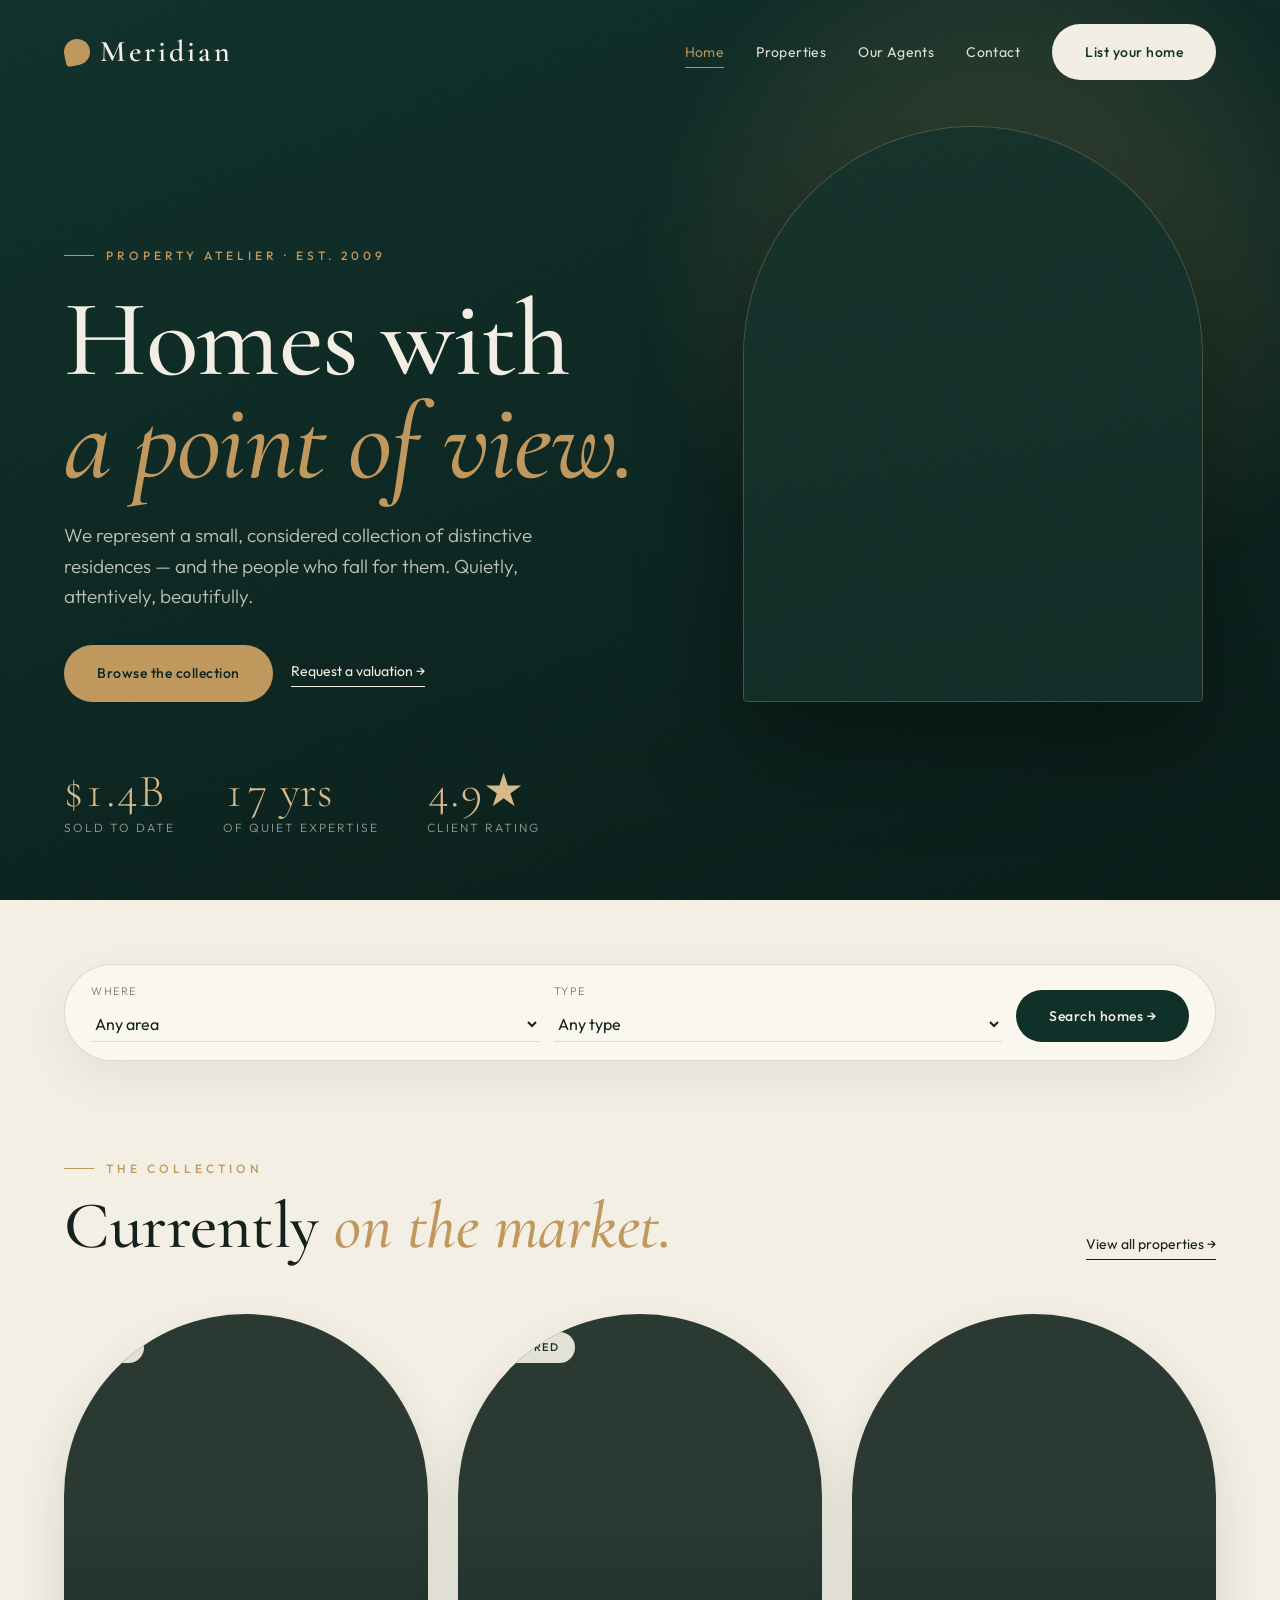
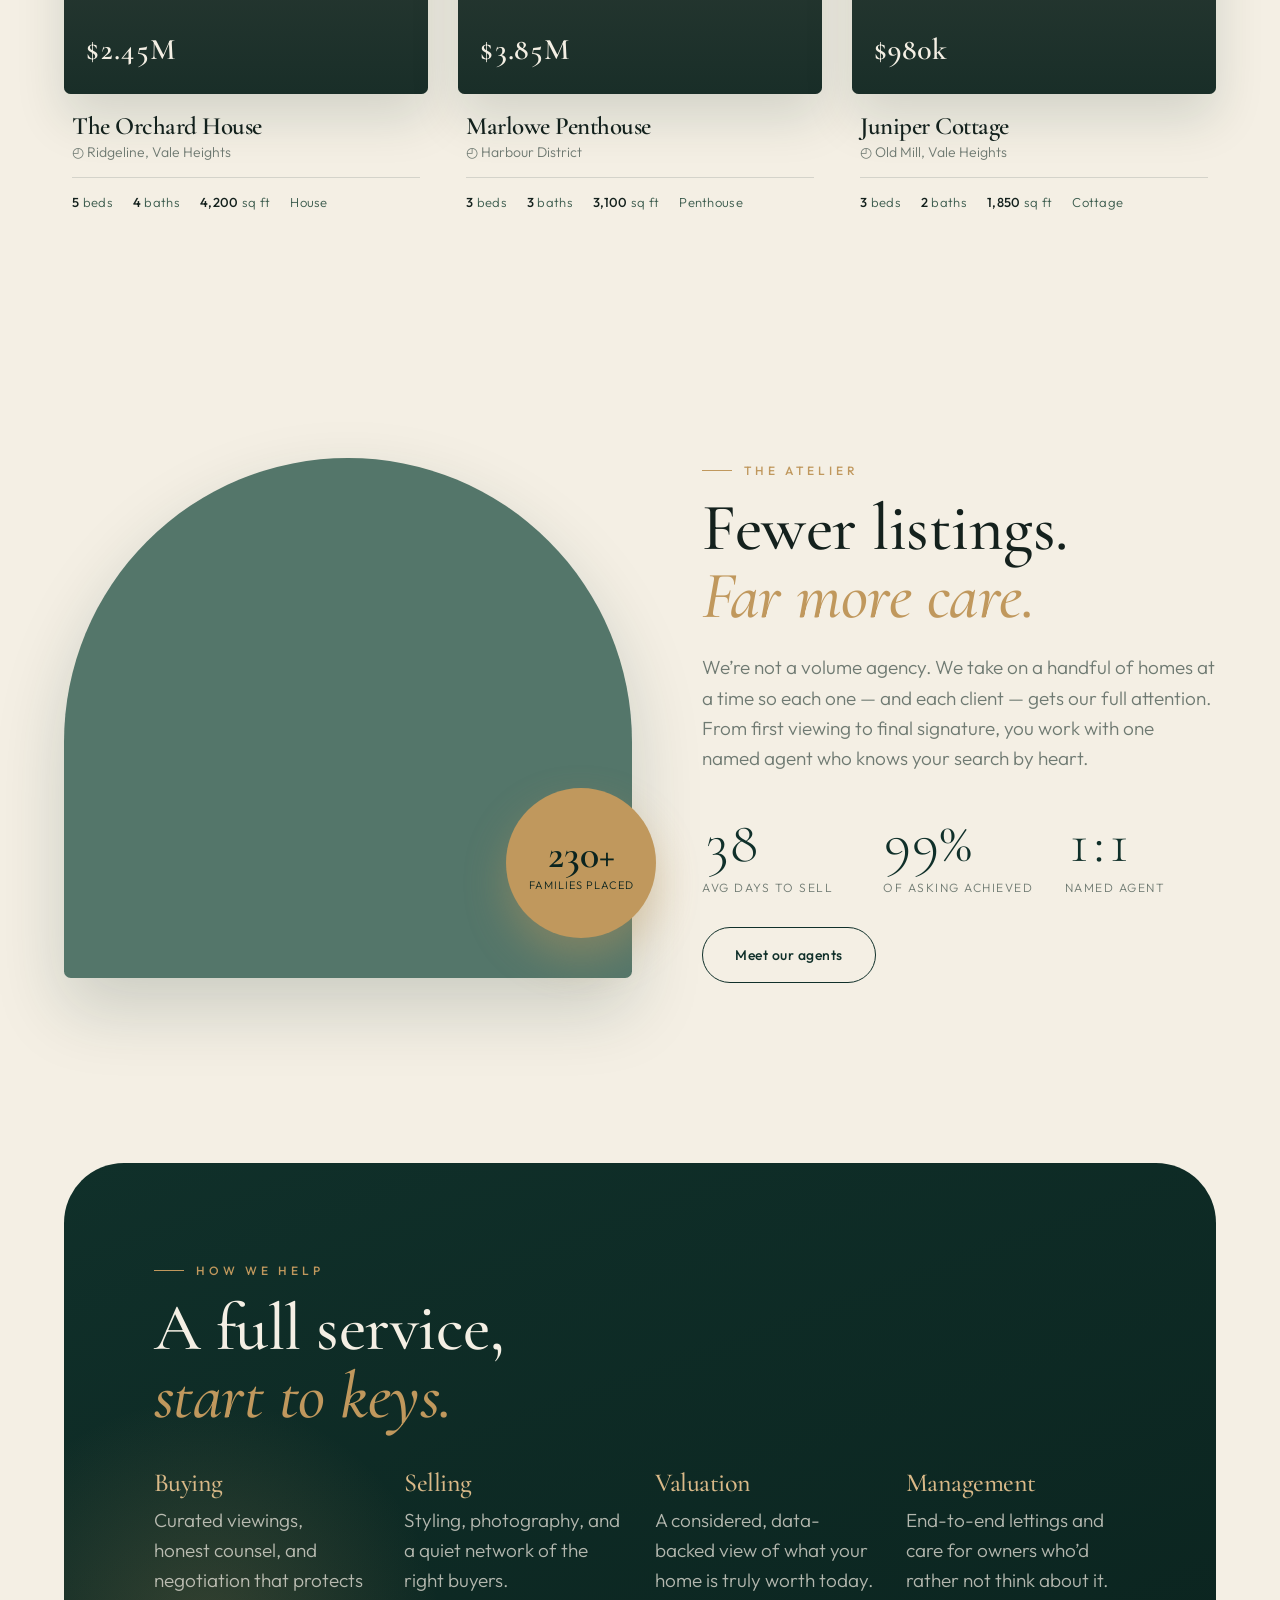
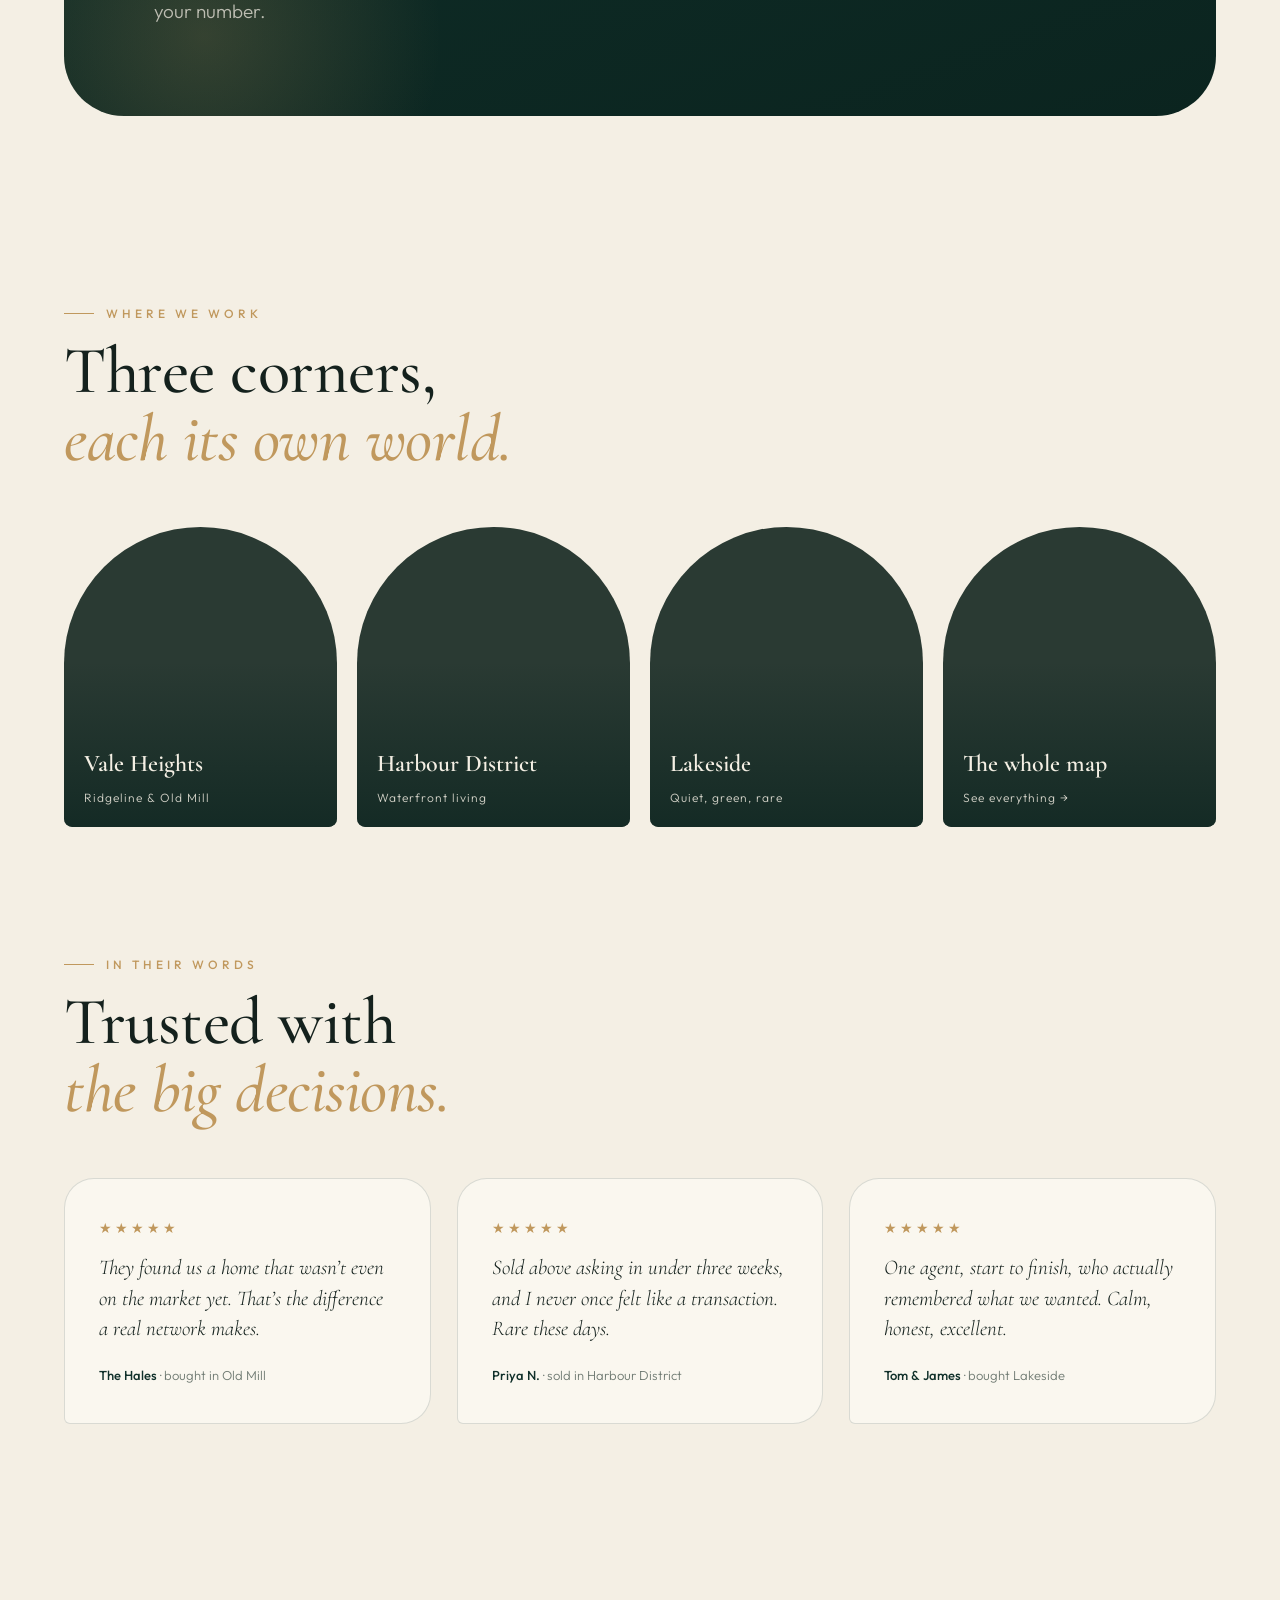
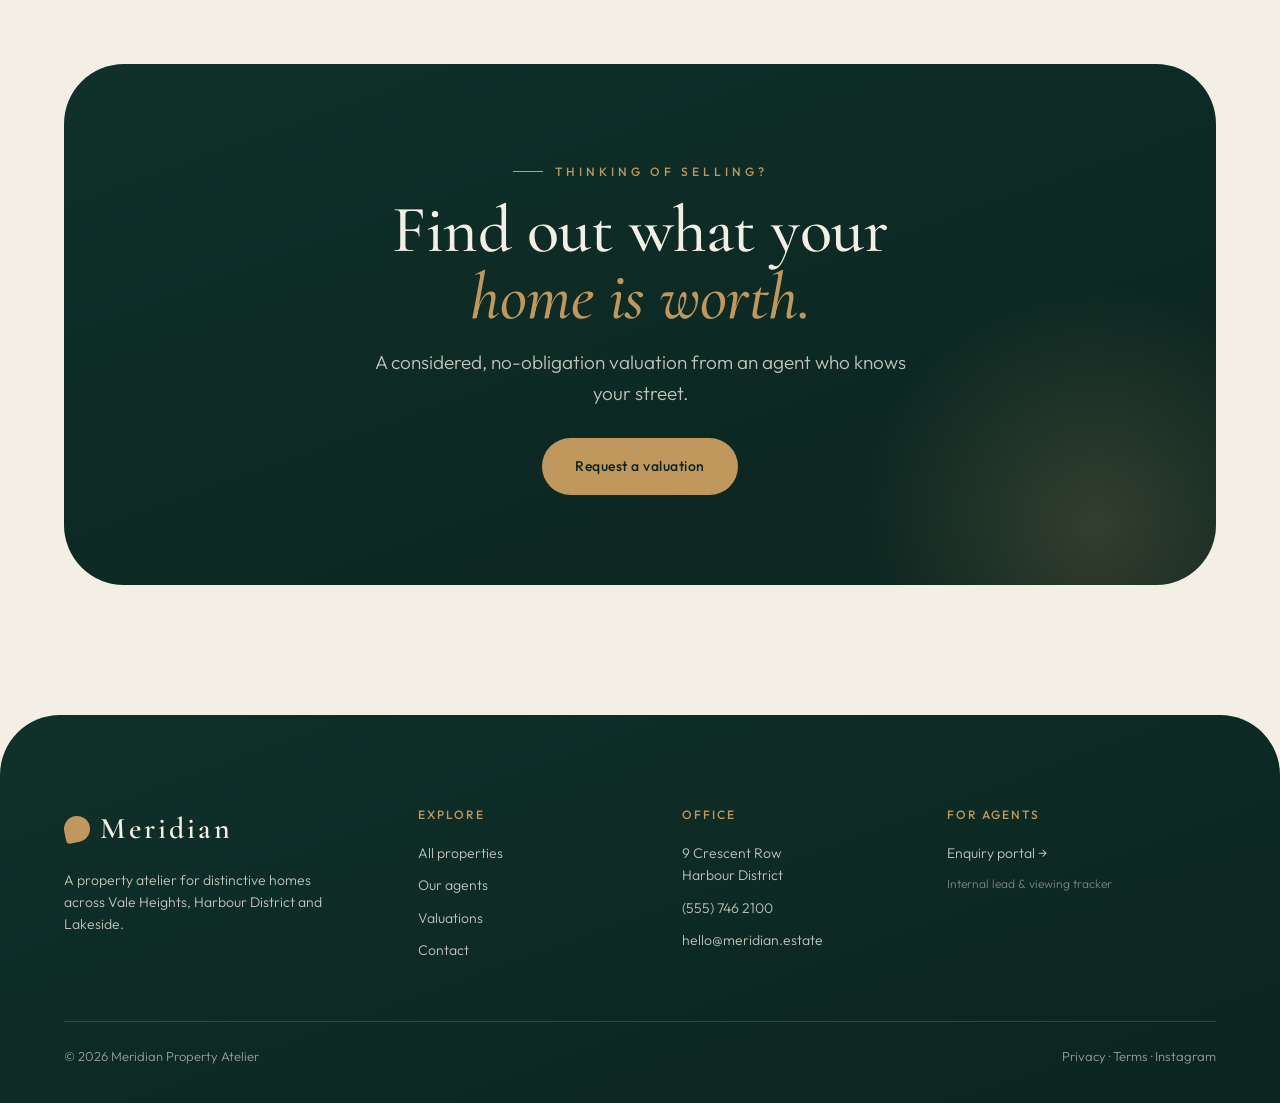
<file: index.html>
<!DOCTYPE html>
<html lang="en">
<head>
<meta charset="UTF-8">
<meta name="viewport" content="width=device-width, initial-scale=1.0">
<meta name="description" content="Meridian — a property atelier for distinctive homes. Buy, sell, and let exceptional residences across Vale Heights, Harbour District and Lakeside.">
<meta name="theme-color" content="#10302a">
<link rel="canonical" href="https://meridian.estate/">
<title>Meridian — Property Atelier</title>
<meta property="og:type" content="website">
<meta property="og:title" content="Meridian — Property Atelier">
<meta property="og:description" content="A property atelier for distinctive homes. Buy, sell, and let exceptional residences.">
<meta property="og:image" content="https://meridian.estate/og.jpg">
<meta name="twitter:card" content="summary_large_image">
<link rel="icon" href="data:image/svg+xml,%3Csvg xmlns='http://www.w3.org/2000/svg' viewBox='0 0 100 100'%3E%3Crect width='100' height='100' rx='22' fill='%2310302a'/%3E%3Ccircle cx='50' cy='44' r='22' fill='none' stroke='%23c0985d' stroke-width='5'/%3E%3Crect x='46' y='44' width='8' height='34' fill='%23c0985d'/%3E%3C/svg%3E">
<script type="application/ld+json">
{"@context":"https://schema.org","@type":"RealEstateAgent","name":"Meridian Property Atelier","image":"https://meridian.estate/og.jpg","description":"A property atelier for distinctive homes.","telephone":"+1-555-painted","email":"hello@meridian.estate","url":"https://meridian.estate/","areaServed":["Vale Heights","Harbour District","Lakeside"],"aggregateRating":{"@type":"AggregateRating","ratingValue":"4.9","reviewCount":"230"}}
</script>
<link rel="preconnect" href="https://d8j0ntlcm91z4.cloudfront.net" crossorigin>
<link rel="stylesheet" href="assets/styles.css">
</head>
<body>
<nav id="nav">
  <a href="index.html" class="brand"><span class="mk"></span>Meridian</a>
  <button class="burger" id="burger" aria-label="Menu"><span></span><span></span><span></span></button>
  <div class="navlinks" id="navlinks">
    <a href="index.html" class="active">Home</a>
    <a href="listings.html">Properties</a>
    <a href="agents.html">Our Agents</a>
    <a href="contact.html">Contact</a>
    <a href="contact.html#valuation" class="btn btn-light">List your home</a>
  </div>
</nav>

<!-- HERO -->
<header class="hero">
  <div class="glow"></div>
  <div class="archwin"></div>
  <div class="hero-content">
    <span class="eyebrow">Property Atelier · Est. 2009</span>
    <h1 class="display" style="margin-top:22px">Homes with<br><em>a point of view.</em></h1>
    <p class="lead">We represent a small, considered collection of distinctive residences — and the people who fall for them. Quietly, attentively, beautifully.</p>
    <div class="hero-cta">
      <a href="listings.html" class="btn btn-gold">Browse the collection</a>
      <a href="contact.html#valuation" class="text-link" style="color:var(--bone)">Request a valuation →</a>
    </div>
  </div>
  <div class="hero-meta">
    <div class="m"><div class="n">$1.4B</div><div class="l">Sold to date</div></div>
    <div class="m"><div class="n">17 yrs</div><div class="l">Of quiet expertise</div></div>
    <div class="m"><div class="n">4.9★</div><div class="l">Client rating</div></div>
  </div>
</header>

<!-- SEARCH STRIP -->
<section class="sec" style="padding:64px 0 0">
  <div class="wrap reveal">
    <div class="filterbar" style="border-radius:60px">
      <div class="fld"><label for="hsLoc">Where</label>
        <select id="hsLoc"><option value="any">Any area</option><option>Vale Heights</option><option>Harbour District</option><option>Lakeside</option></select></div>
      <div class="fld"><label for="hsType">Type</label>
        <select id="hsType"><option value="any">Any type</option><option>House</option><option>Penthouse</option><option>Villa</option><option>Cottage</option><option>Apartment</option></select></div>
      <button class="btn btn-fill" onclick="homeSearch()">Search homes →</button>
    </div>
  </div>
</section>

<!-- FEATURED -->
<section class="sec" style="padding-top:90px">
  <div class="wrap">
    <div class="sec-head reveal">
      <div><span class="eyebrow">The Collection</span><h2 class="h2" style="margin-top:14px">Currently <em>on the market.</em></h2></div>
      <a href="listings.html" class="text-link">View all properties →</a>
    </div>
    <div class="props" id="featuredProps"></div>
  </div>
</section>

<!-- ABOUT -->
<section class="sec">
  <div class="wrap about">
    <div class="imgwrap reveal">
      <div class="arch-img"></div>
      <div class="badge"><span><span class="b">230+</span><small>Families placed</small></span></div>
    </div>
    <div class="reveal">
      <span class="eyebrow">The Atelier</span>
      <h2 class="h2" style="margin:14px 0 22px">Fewer listings.<br><em>Far more care.</em></h2>
      <p class="lead" style="max-width:none">We’re not a volume agency. We take on a handful of homes at a time so each one — and each client — gets our full attention. From first viewing to final signature, you work with one named agent who knows your search by heart.</p>
      <div class="stats">
        <div class="stat"><div class="n">38</div><div class="l">Avg days to sell</div></div>
        <div class="stat"><div class="n">99%</div><div class="l">Of asking achieved</div></div>
        <div class="stat"><div class="n">1:1</div><div class="l">Named agent</div></div>
      </div>
      <a href="agents.html" class="btn btn-ghost" style="margin-top:30px">Meet our agents</a>
    </div>
  </div>
</section>

<!-- SERVICES BAND -->
<section class="sec" style="padding:60px 0">
  <div class="band reveal">
    <div class="glow"></div>
    <div style="position:relative;z-index:3">
      <span class="eyebrow">How we help</span>
      <h2 class="h2" style="margin:14px 0 10px">A full service,<br><em>start to keys.</em></h2>
      <div class="props" style="grid-template-columns:repeat(auto-fit,minmax(220px,1fr));gap:30px;margin-top:40px">
        <div><h3 class="serif" style="font-size:26px;color:var(--champagne-lt)">Buying</h3><p class="lead" style="color:rgba(244,239,228,.72);margin-top:8px">Curated viewings, honest counsel, and negotiation that protects your number.</p></div>
        <div><h3 class="serif" style="font-size:26px;color:var(--champagne-lt)">Selling</h3><p class="lead" style="color:rgba(244,239,228,.72);margin-top:8px">Styling, photography, and a quiet network of the right buyers.</p></div>
        <div><h3 class="serif" style="font-size:26px;color:var(--champagne-lt)">Valuation</h3><p class="lead" style="color:rgba(244,239,228,.72);margin-top:8px">A considered, data-backed view of what your home is truly worth today.</p></div>
        <div><h3 class="serif" style="font-size:26px;color:var(--champagne-lt)">Management</h3><p class="lead" style="color:rgba(244,239,228,.72);margin-top:8px">End-to-end lettings and care for owners who’d rather not think about it.</p></div>
      </div>
    </div>
  </div>
</section>

<!-- NEIGHBOURHOODS -->
<section class="sec">
  <div class="wrap">
    <div class="sec-head reveal"><div><span class="eyebrow">Where we work</span><h2 class="h2" style="margin-top:14px">Three corners,<br><em>each its own world.</em></h2></div></div>
    <div class="hoods reveal">
      <a class="hood" href="listings.html?loc=Vale+Heights"><div class="img img-1"></div><div class="cap"><h4>Vale Heights</h4><span>Ridgeline &amp; Old Mill</span></div></a>
      <a class="hood" href="listings.html?loc=Harbour+District"><div class="img img-3"></div><div class="cap"><h4>Harbour District</h4><span>Waterfront living</span></div></a>
      <a class="hood" href="listings.html?loc=Lakeside"><div class="img img-5"></div><div class="cap"><h4>Lakeside</h4><span>Quiet, green, rare</span></div></a>
      <a class="hood" href="listings.html"><div class="img img-6"></div><div class="cap"><h4>The whole map</h4><span>See everything →</span></div></a>
    </div>
  </div>
</section>

<!-- TESTIMONIALS -->
<section class="sec" style="padding-top:0">
  <div class="wrap">
    <div class="sec-head reveal"><div><span class="eyebrow">In their words</span><h2 class="h2" style="margin-top:14px">Trusted with<br><em>the big decisions.</em></h2></div></div>
    <div class="quotes reveal">
      <div class="quote"><div class="stars">★★★★★</div><p>They found us a home that wasn’t even on the market yet. That’s the difference a real network makes.</p><div class="who"><b>The Hales</b> · bought in Old Mill</div></div>
      <div class="quote"><div class="stars">★★★★★</div><p>Sold above asking in under three weeks, and I never once felt like a transaction. Rare these days.</p><div class="who"><b>Priya N.</b> · sold in Harbour District</div></div>
      <div class="quote"><div class="stars">★★★★★</div><p>One agent, start to finish, who actually remembered what we wanted. Calm, honest, excellent.</p><div class="who"><b>Tom &amp; James</b> · bought Lakeside</div></div>
    </div>
  </div>
</section>

<!-- CTA -->
<section class="sec" style="padding-bottom:130px">
  <div class="band reveal" style="text-align:center">
    <div class="glow" style="left:auto;right:-120px;bottom:-180px"></div>
    <div style="position:relative;z-index:3;max-width:640px;margin:0 auto">
      <span class="eyebrow">Thinking of selling?</span>
      <h2 class="h2" style="margin:14px 0 16px">Find out what your<br><em>home is worth.</em></h2>
      <p class="lead" style="color:rgba(244,239,228,.78);margin:0 auto 30px">A considered, no-obligation valuation from an agent who knows your street.</p>
      <a href="contact.html#valuation" class="btn btn-gold">Request a valuation</a>
    </div>
  </div>
</section>

<footer>
  <div class="foot-grid">
    <div class="foot-brand">
      <div class="brand"><span class="mk"></span>Meridian</div>
      <p>A property atelier for distinctive homes across Vale Heights, Harbour District and Lakeside.</p>
    </div>
    <div><h4>Explore</h4><a href="listings.html">All properties</a><a href="agents.html">Our agents</a><a href="contact.html#valuation">Valuations</a><a href="contact.html">Contact</a></div>
    <div><h4>Office</h4><p>9 Crescent Row<br>Harbour District</p><a href="tel:+15557462100">(555) 746 2100</a><a href="mailto:hello@meridian.estate">hello@meridian.estate</a></div>
    <div><h4>For agents</h4><a href="dashboard.html">Enquiry portal →</a><p style="font-size:12px;opacity:.6">Internal lead &amp; viewing tracker</p></div>
  </div>
  <div class="foot-bot">
    <span>© 2026 Meridian Property Atelier</span>
    <span>Privacy · Terms · Instagram</span>
  </div>
</footer>
<script src="assets/app.js"></script>
</body>
</html>
</file>
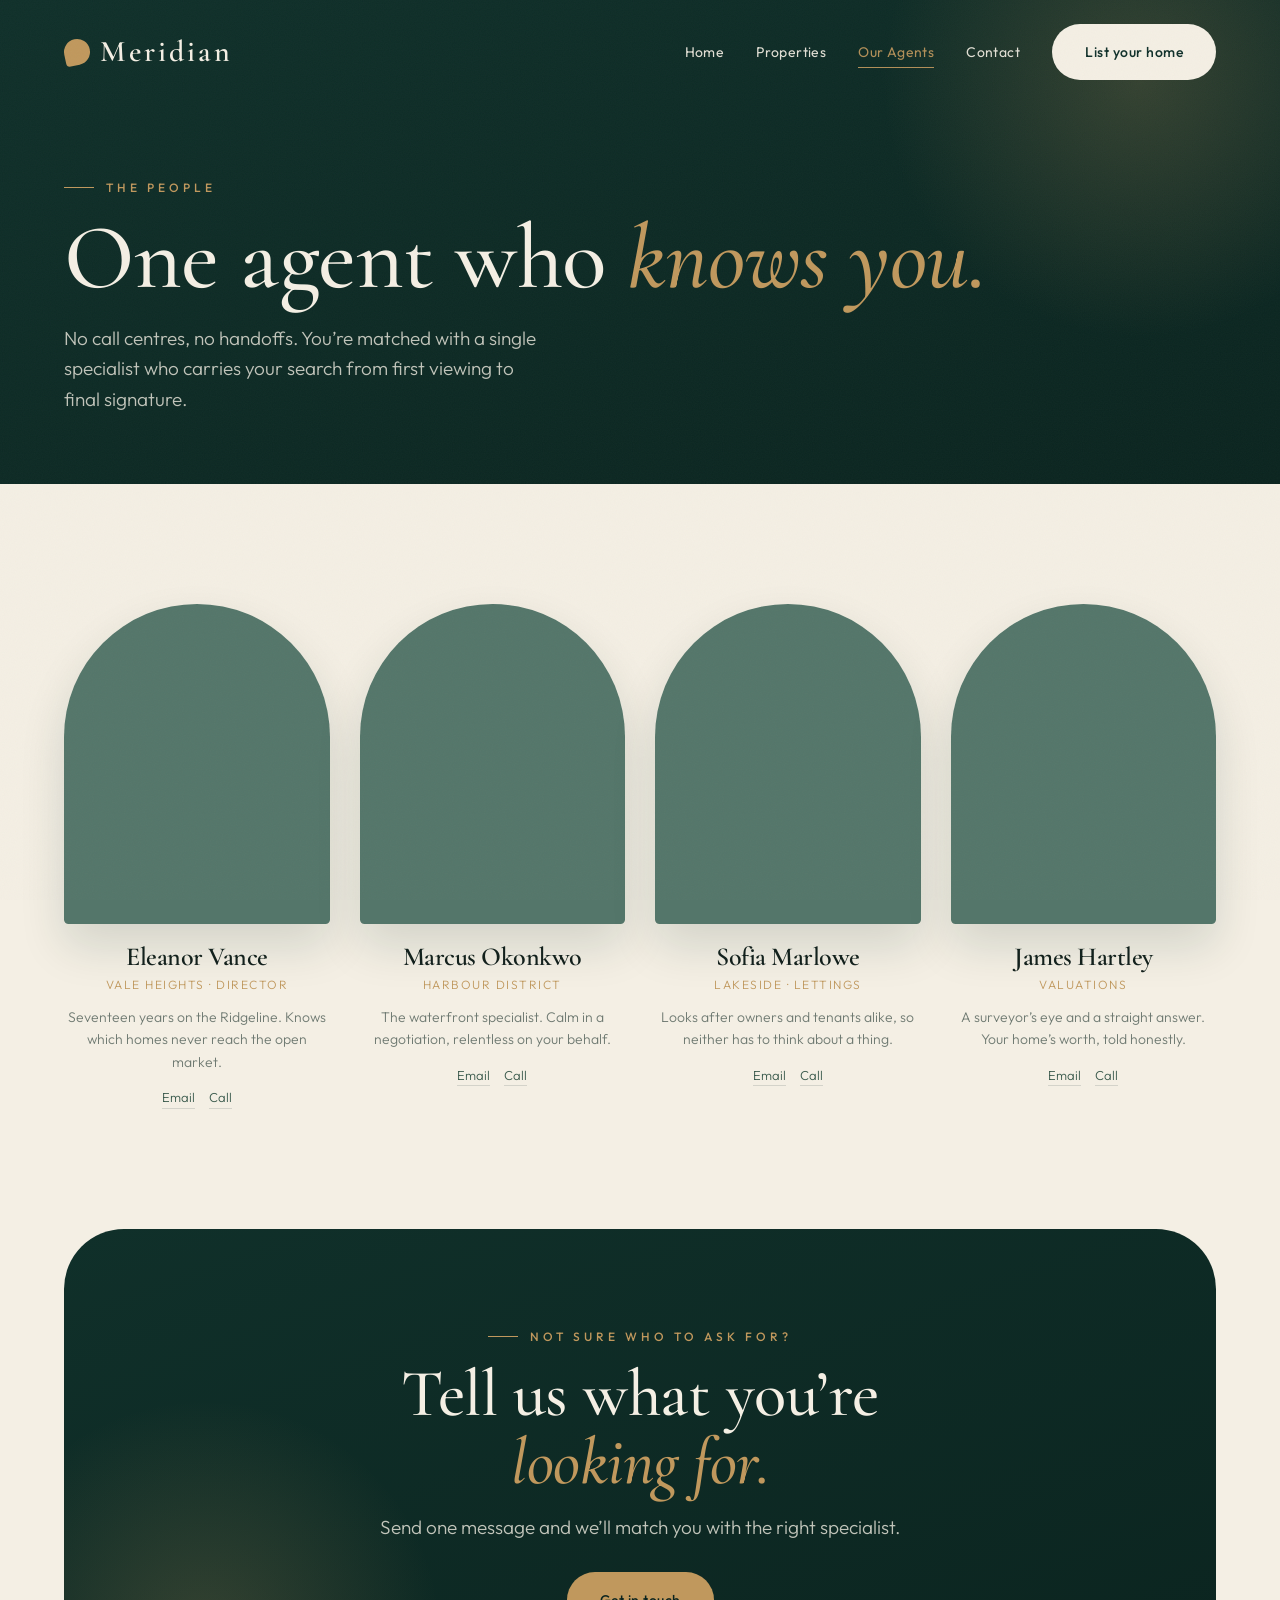
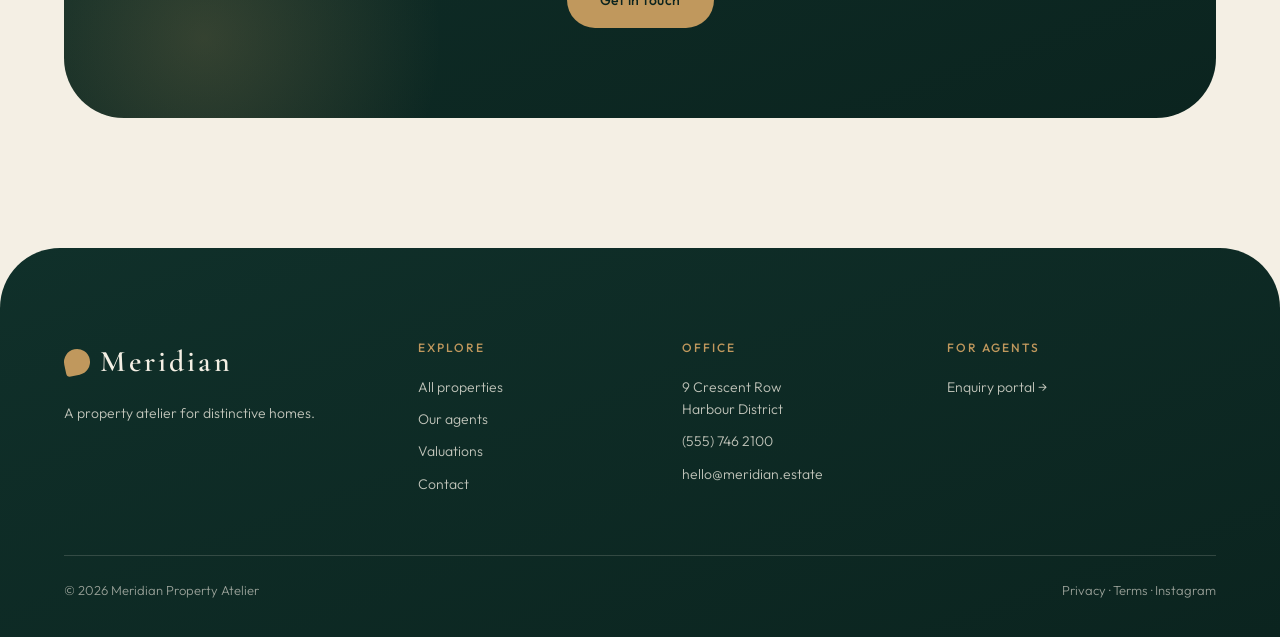
<file: agents.html>
<!DOCTYPE html>
<html lang="en">
<head>
<meta charset="UTF-8">
<meta name="viewport" content="width=device-width, initial-scale=1.0">
<meta name="description" content="Meet the Meridian agents — a small team of specialists across Vale Heights, Harbour District and Lakeside. One named agent, start to finish.">
<meta name="theme-color" content="#10302a">
<title>Our Agents — Meridian</title>
<link rel="icon" href="data:image/svg+xml,%3Csvg xmlns='http://www.w3.org/2000/svg' viewBox='0 0 100 100'%3E%3Crect width='100' height='100' rx='22' fill='%2310302a'/%3E%3Ccircle cx='50' cy='44' r='22' fill='none' stroke='%23c0985d' stroke-width='5'/%3E%3Crect x='46' y='44' width='8' height='34' fill='%23c0985d'/%3E%3C/svg%3E">
<link rel="preconnect" href="https://d8j0ntlcm91z4.cloudfront.net" crossorigin>
<link rel="stylesheet" href="assets/styles.css">
</head>
<body>
<nav id="nav">
  <a href="index.html" class="brand"><span class="mk"></span>Meridian</a>
  <button class="burger" id="burger" aria-label="Menu"><span></span><span></span><span></span></button>
  <div class="navlinks" id="navlinks">
    <a href="index.html">Home</a>
    <a href="listings.html">Properties</a>
    <a href="agents.html" class="active">Our Agents</a>
    <a href="contact.html">Contact</a>
    <a href="contact.html#valuation" class="btn btn-light">List your home</a>
  </div>
</nav>

<header class="page-head">
  <div class="glow"></div>
  <div class="inner">
    <span class="eyebrow">The People</span>
    <h1 style="margin-top:14px">One agent who <em style="font-style:italic;color:var(--champagne)">knows you.</em></h1>
    <p class="lead">No call centres, no handoffs. You’re matched with a single specialist who carries your search from first viewing to final signature.</p>
  </div>
</header>

<section class="sec">
  <div class="wrap">
    <div class="agents reveal">
      <article class="agent"><div class="face"><div class="img"></div><div class="mono">E</div></div><h3>Eleanor Vance</h3><div class="role">Vale Heights · Director</div><p class="bio">Seventeen years on the Ridgeline. Knows which homes never reach the open market.</p><div class="links"><a href="contact.html">Email</a><a href="tel:+15557462100">Call</a></div></article>
      <article class="agent"><div class="face"><div class="img"></div><div class="mono">M</div></div><h3>Marcus Okonkwo</h3><div class="role">Harbour District</div><p class="bio">The waterfront specialist. Calm in a negotiation, relentless on your behalf.</p><div class="links"><a href="contact.html">Email</a><a href="tel:+15557462100">Call</a></div></article>
      <article class="agent"><div class="face"><div class="img"></div><div class="mono">S</div></div><h3>Sofia Marlowe</h3><div class="role">Lakeside · Lettings</div><p class="bio">Looks after owners and tenants alike, so neither has to think about a thing.</p><div class="links"><a href="contact.html">Email</a><a href="tel:+15557462100">Call</a></div></article>
      <article class="agent"><div class="face"><div class="img"></div><div class="mono">J</div></div><h3>James Hartley</h3><div class="role">Valuations</div><p class="bio">A surveyor’s eye and a straight answer. Your home’s worth, told honestly.</p><div class="links"><a href="contact.html">Email</a><a href="tel:+15557462100">Call</a></div></article>
    </div>
  </div>
</section>

<section class="sec" style="padding-top:0;padding-bottom:130px">
  <div class="band reveal" style="text-align:center">
    <div class="glow"></div>
    <div style="position:relative;z-index:3;max-width:620px;margin:0 auto">
      <span class="eyebrow">Not sure who to ask for?</span>
      <h2 class="h2" style="margin:14px 0 16px">Tell us what you’re<br><em>looking for.</em></h2>
      <p class="lead" style="color:rgba(244,239,228,.78);margin:0 auto 30px">Send one message and we’ll match you with the right specialist.</p>
      <a href="contact.html" class="btn btn-gold">Get in touch</a>
    </div>
  </div>
</section>

<footer>
  <div class="foot-grid">
    <div class="foot-brand"><div class="brand"><span class="mk"></span>Meridian</div><p>A property atelier for distinctive homes.</p></div>
    <div><h4>Explore</h4><a href="listings.html">All properties</a><a href="agents.html">Our agents</a><a href="contact.html#valuation">Valuations</a><a href="contact.html">Contact</a></div>
    <div><h4>Office</h4><p>9 Crescent Row<br>Harbour District</p><a href="tel:+15557462100">(555) 746 2100</a><a href="mailto:hello@meridian.estate">hello@meridian.estate</a></div>
    <div><h4>For agents</h4><a href="dashboard.html">Enquiry portal →</a></div>
  </div>
  <div class="foot-bot"><span>© 2026 Meridian Property Atelier</span><span>Privacy · Terms · Instagram</span></div>
</footer>
<script src="assets/app.js"></script>
</body>
</html>
</file>
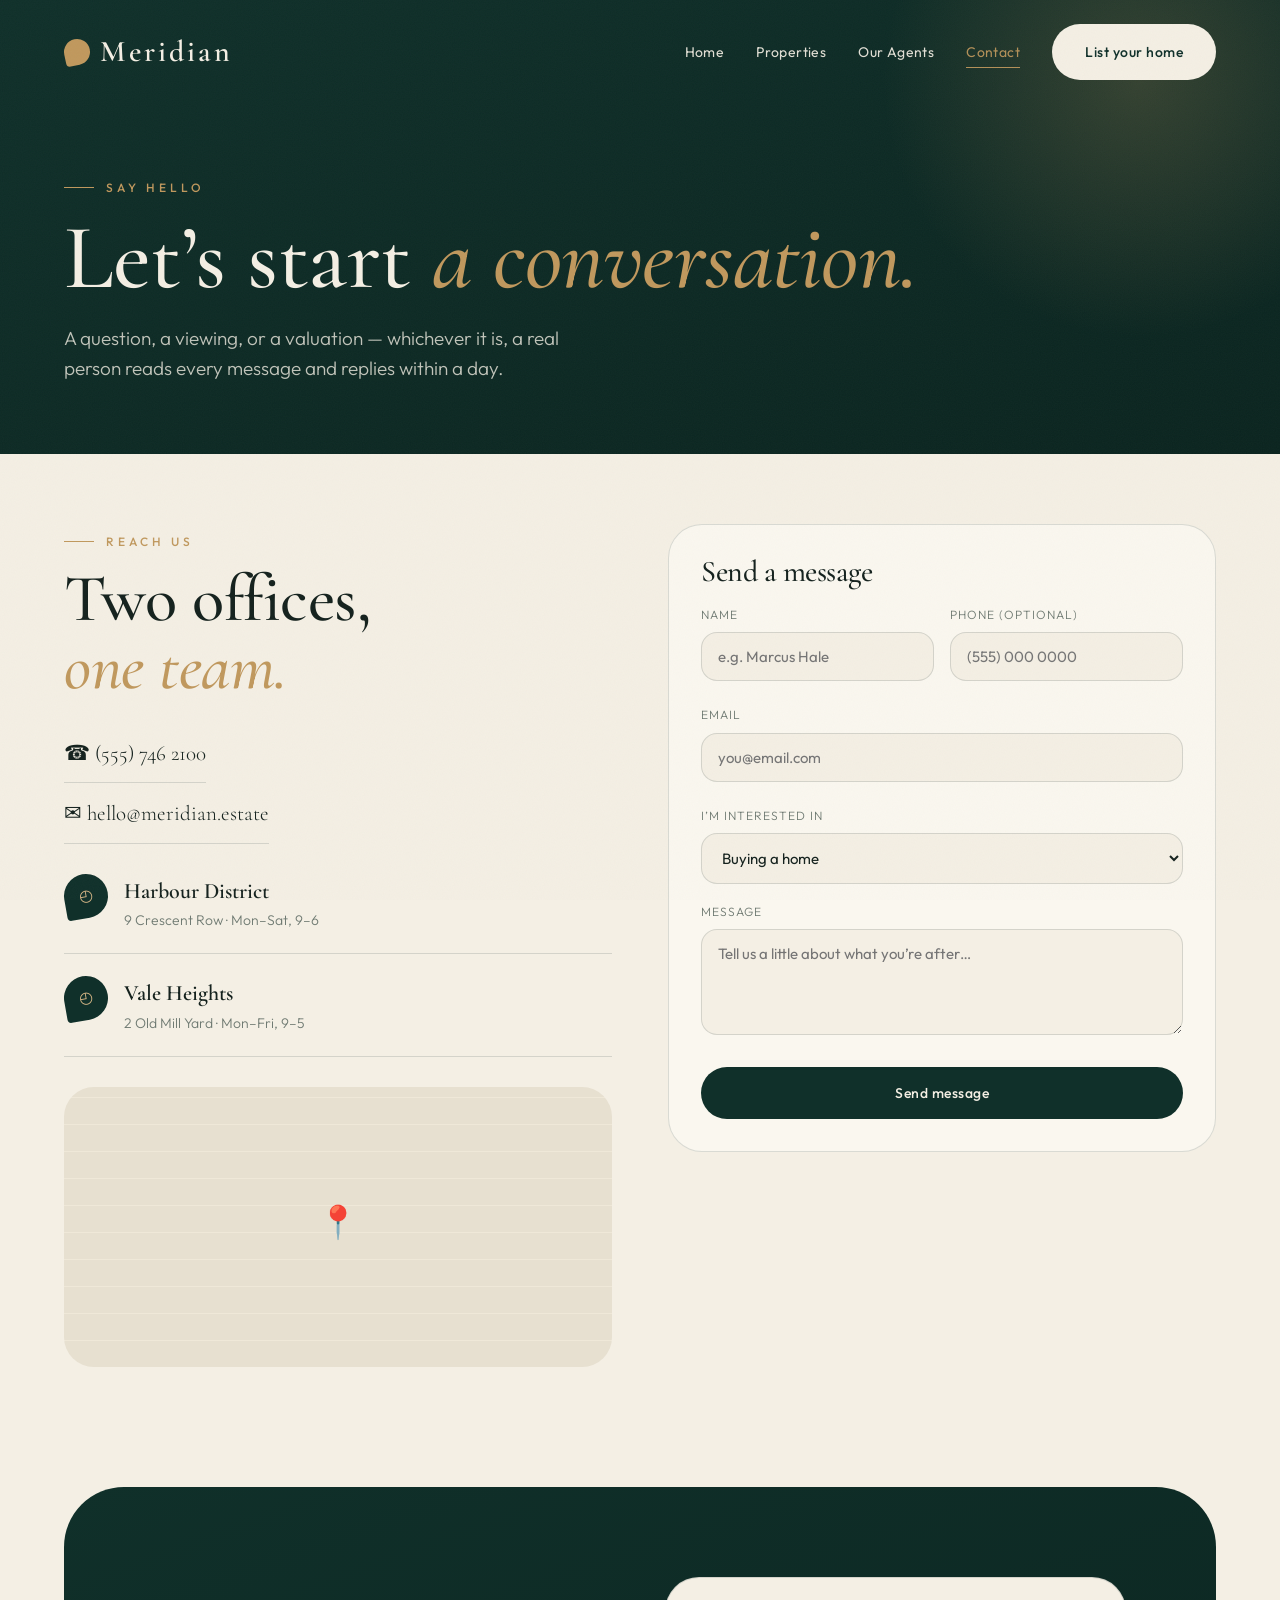
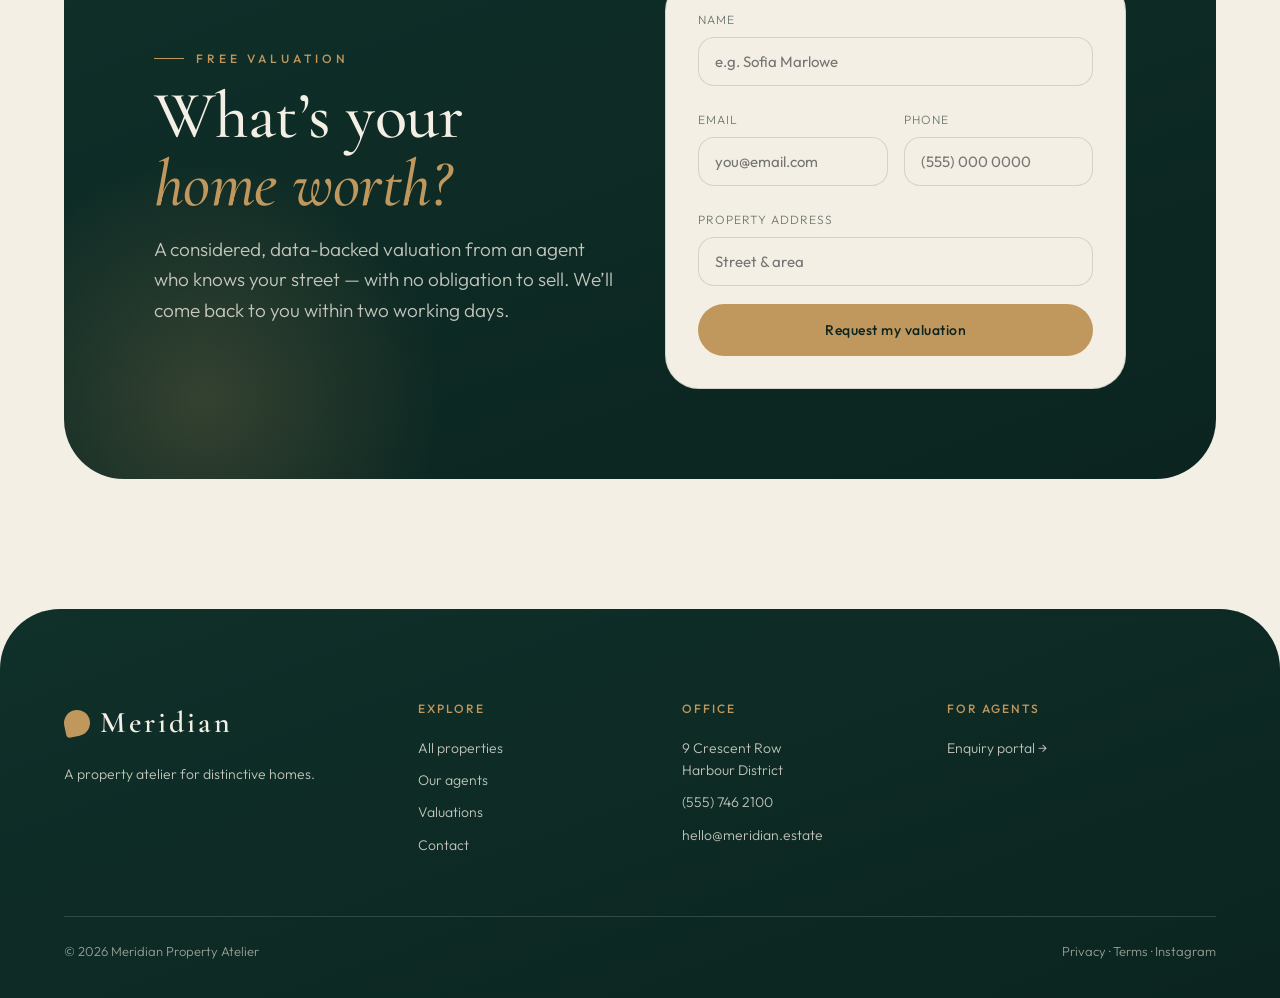
<file: contact.html>
<!DOCTYPE html>
<html lang="en">
<head>
<meta charset="UTF-8">
<meta name="viewport" content="width=device-width, initial-scale=1.0">
<meta name="description" content="Contact Meridian — book a viewing, request a valuation, or ask a question. Offices in Harbour District and Vale Heights.">
<meta name="theme-color" content="#10302a">
<title>Contact &amp; Valuations — Meridian</title>
<link rel="icon" href="data:image/svg+xml,%3Csvg xmlns='http://www.w3.org/2000/svg' viewBox='0 0 100 100'%3E%3Crect width='100' height='100' rx='22' fill='%2310302a'/%3E%3Ccircle cx='50' cy='44' r='22' fill='none' stroke='%23c0985d' stroke-width='5'/%3E%3Crect x='46' y='44' width='8' height='34' fill='%23c0985d'/%3E%3C/svg%3E">
<link rel="preconnect" href="https://d8j0ntlcm91z4.cloudfront.net" crossorigin>
<link rel="stylesheet" href="assets/styles.css">
</head>
<body>
<nav id="nav">
  <a href="index.html" class="brand"><span class="mk"></span>Meridian</a>
  <button class="burger" id="burger" aria-label="Menu"><span></span><span></span><span></span></button>
  <div class="navlinks" id="navlinks">
    <a href="index.html">Home</a>
    <a href="listings.html">Properties</a>
    <a href="agents.html">Our Agents</a>
    <a href="contact.html" class="active">Contact</a>
    <a href="contact.html#valuation" class="btn btn-light">List your home</a>
  </div>
</nav>

<header class="page-head">
  <div class="glow"></div>
  <div class="inner">
    <span class="eyebrow">Say hello</span>
    <h1 style="margin-top:14px">Let’s start <em style="font-style:italic;color:var(--champagne)">a conversation.</em></h1>
    <p class="lead">A question, a viewing, or a valuation — whichever it is, a real person reads every message and replies within a day.</p>
  </div>
</header>

<!-- CONTACT -->
<section class="sec" style="padding-top:70px">
  <div class="wrap contact-grid">
    <div class="reveal">
      <span class="eyebrow">Reach us</span>
      <h2 class="h2" style="margin:14px 0 6px">Two offices,<br><em>one team.</em></h2>
      <div class="contact-lines">
        <a href="tel:+15557462100">☎ (555) 746 2100</a>
        <a href="mailto:hello@meridian.estate">✉ hello@meridian.estate</a>
      </div>
      <div class="offices">
        <div class="office"><div class="pin">◴</div><div><h4>Harbour District</h4><p>9 Crescent Row · Mon–Sat, 9–6</p></div></div>
        <div class="office"><div class="pin">◴</div><div><h4>Vale Heights</h4><p>2 Old Mill Yard · Mon–Fri, 9–5</p></div></div>
      </div>
      <div class="mapwrap"></div>
    </div>
    <div class="reveal">
      <form id="contactForm" onsubmit="submitContact(event)" novalidate class="aside-card" style="position:static">
        <h3 class="serif" style="font-size:30px;margin-bottom:18px">Send a message</h3>
        <div class="frow">
          <div class="field" id="cf-name"><label for="cName">Name</label><input id="cName" name="name" autocomplete="name" placeholder="e.g. Marcus Hale"><div class="msg" role="alert">Please enter your name.</div></div>
          <div class="field"><label for="cPhone">Phone (optional)</label><input id="cPhone" name="tel" type="tel" inputmode="tel" autocomplete="tel" placeholder="(555) 000 0000"></div>
        </div>
        <div class="field" id="cf-email"><label for="cEmail">Email</label><input id="cEmail" name="email" type="email" inputmode="email" autocomplete="email" spellcheck="false" placeholder="you@email.com"><div class="msg" role="alert">Enter a valid email.</div></div>
        <div class="field"><label for="cTopic">I’m interested in</label>
          <select id="cTopic" name="topic"><option>Buying a home</option><option>Selling a home</option><option>Booking a viewing</option><option>A valuation</option><option>Lettings &amp; management</option><option>Something else</option></select></div>
        <div class="field" id="cf-msg"><label for="cMsg">Message</label><textarea id="cMsg" name="message" rows="4" placeholder="Tell us a little about what you’re after…"></textarea><div class="msg" role="alert">Please add a short message.</div></div>
        <button class="btn btn-fill" style="width:100%;justify-content:center" type="submit">Send message</button>
      </form>
      <div class="form-success" id="contactSuccess" style="background:var(--cloud);border:1px solid var(--line);border-radius:34px"><div class="tick">✓</div><h3 class="serif">Message sent</h3><p>We’ll be in touch within a day.</p></div>
    </div>
  </div>
</section>

<!-- VALUATION -->
<section class="sec" id="valuation" style="padding-top:0;padding-bottom:130px">
  <div class="band reveal">
    <div class="glow"></div>
    <div class="val-grid" style="position:relative;z-index:3;display:grid;grid-template-columns:1fr 1fr;gap:50px;align-items:center">
      <div>
        <span class="eyebrow">Free valuation</span>
        <h2 class="h2" style="margin:14px 0 16px">What’s your<br><em>home worth?</em></h2>
        <p class="lead" style="color:rgba(244,239,228,.78)">A considered, data-backed valuation from an agent who knows your street — with no obligation to sell. We’ll come back to you within two working days.</p>
      </div>
      <div>
        <form id="valuationForm" onsubmit="submitValuation(event)" novalidate class="aside-card" style="position:static;background:var(--bone)">
          <div class="field" id="ef-name"><label for="eName">Name</label><input id="eName" name="name" autocomplete="name" placeholder="e.g. Sofia Marlowe"><div class="msg" role="alert">Please enter your name.</div></div>
          <div class="frow">
            <div class="field" id="ef-email"><label for="eEmail">Email</label><input id="eEmail" name="email" type="email" inputmode="email" autocomplete="email" spellcheck="false" placeholder="you@email.com"><div class="msg" role="alert">Enter a valid email.</div></div>
            <div class="field"><label for="ePhone">Phone</label><input id="ePhone" name="tel" type="tel" inputmode="tel" autocomplete="tel" placeholder="(555) 000 0000"></div>
          </div>
          <div class="field"><label for="eAddress">Property address</label><input id="eAddress" name="street-address" autocomplete="street-address" placeholder="Street &amp; area"></div>
          <button class="btn btn-gold" style="width:100%;justify-content:center" type="submit">Request my valuation</button>
        </form>
        <div class="form-success" id="valuationSuccess" style="background:var(--bone);border-radius:34px"><div class="tick">✓</div><h3 class="serif">Request received</h3><p>An agent will be in touch within two days.</p></div>
      </div>
    </div>
  </div>
</section>

<footer>
  <div class="foot-grid">
    <div class="foot-brand"><div class="brand"><span class="mk"></span>Meridian</div><p>A property atelier for distinctive homes.</p></div>
    <div><h4>Explore</h4><a href="listings.html">All properties</a><a href="agents.html">Our agents</a><a href="contact.html#valuation">Valuations</a><a href="contact.html">Contact</a></div>
    <div><h4>Office</h4><p>9 Crescent Row<br>Harbour District</p><a href="tel:+15557462100">(555) 746 2100</a><a href="mailto:hello@meridian.estate">hello@meridian.estate</a></div>
    <div><h4>For agents</h4><a href="dashboard.html">Enquiry portal →</a></div>
  </div>
  <div class="foot-bot"><span>© 2026 Meridian Property Atelier</span><span>Privacy · Terms · Instagram</span></div>
</footer>
<script src="assets/app.js"></script>
</body>
</html>
</file>
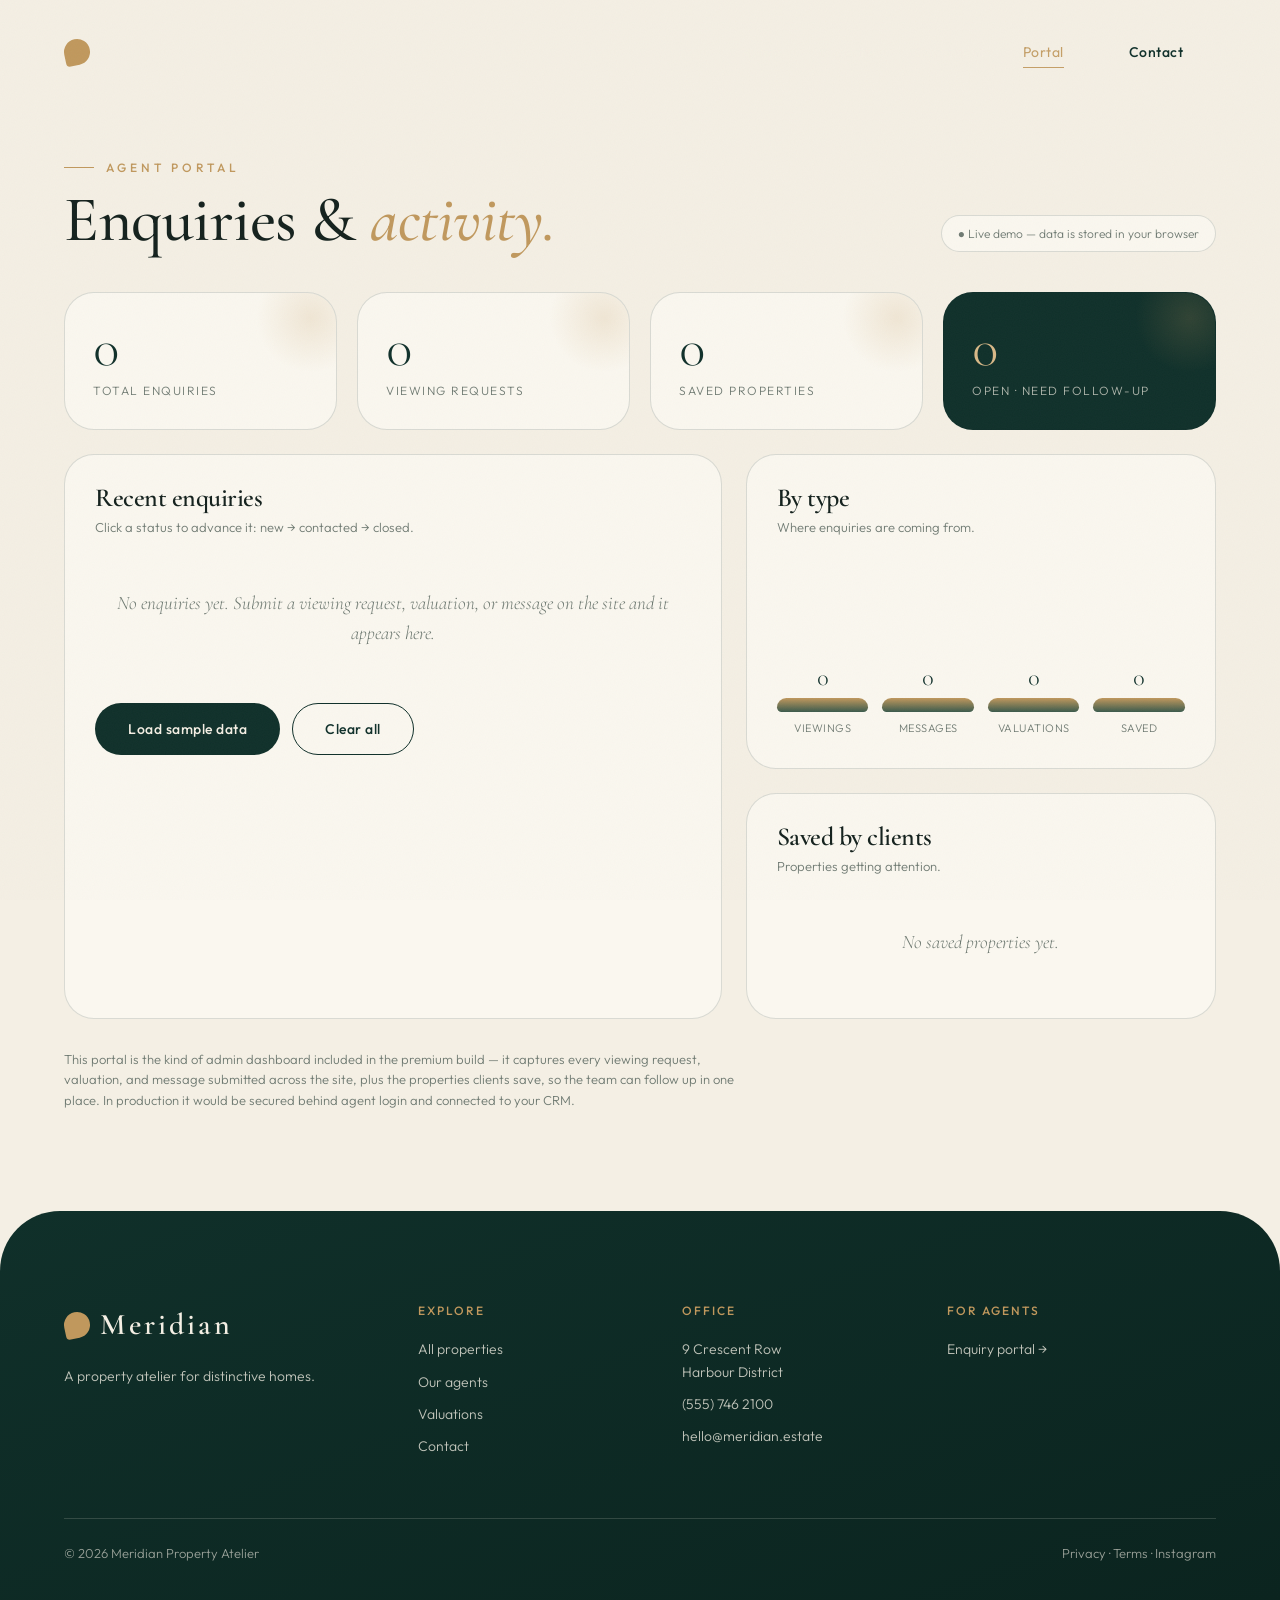
<file: dashboard.html>
<!DOCTYPE html>
<html lang="en">
<head>
<meta charset="UTF-8">
<meta name="viewport" content="width=device-width, initial-scale=1.0">
<meta name="description" content="Meridian agent portal — track leads, viewing requests, valuations and saved properties in one place.">
<meta name="theme-color" content="#10302a">
<meta name="robots" content="noindex">
<title>Agent Portal — Meridian</title>
<link rel="icon" href="data:image/svg+xml,%3Csvg xmlns='http://www.w3.org/2000/svg' viewBox='0 0 100 100'%3E%3Crect width='100' height='100' rx='22' fill='%2310302a'/%3E%3Ccircle cx='50' cy='44' r='22' fill='none' stroke='%23c0985d' stroke-width='5'/%3E%3Crect x='46' y='44' width='8' height='34' fill='%23c0985d'/%3E%3C/svg%3E">
<link rel="preconnect" href="https://d8j0ntlcm91z4.cloudfront.net" crossorigin>
<link rel="stylesheet" href="assets/styles.css">
</head>
<body>
<nav id="nav" class="scrolled">
  <a href="index.html" class="brand"><span class="mk"></span>Meridian</a>
  <button class="burger" id="burger" aria-label="Menu"><span></span><span></span><span></span></button>
  <div class="navlinks" id="navlinks">
    <a href="index.html">Home</a>
    <a href="listings.html">Properties</a>
    <a href="agents.html">Our Agents</a>
    <a href="dashboard.html" class="active">Portal</a>
    <a href="contact.html" class="btn btn-light">Contact</a>
  </div>
</nav>

<main class="dash" id="dashRoot">
  <div class="dash-head">
    <div>
      <span class="eyebrow">Agent Portal</span>
      <h1 style="margin-top:10px">Enquiries &amp; <em style="font-style:italic;color:var(--champagne)">activity.</em></h1>
    </div>
    <span class="demo-note">● Live demo — data is stored in your browser</span>
  </div>

  <!-- KPIs -->
  <div class="kpis">
    <div class="kpi"><div class="ring"></div><div class="n" id="kpiLeads">0</div><div class="l">Total enquiries</div></div>
    <div class="kpi"><div class="ring"></div><div class="n" id="kpiViewings">0</div><div class="l">Viewing requests</div></div>
    <div class="kpi"><div class="ring"></div><div class="n" id="kpiSaved">0</div><div class="l">Saved properties</div></div>
    <div class="kpi gold"><div class="ring"></div><div class="n" id="kpiOpen">0</div><div class="l">Open · need follow-up</div></div>
  </div>

  <div class="dash-cols">
    <!-- lead list -->
    <div class="panel">
      <h3 class="serif">Recent enquiries</h3>
      <p class="sub">Click a status to advance it: new → contacted → closed.</p>
      <div id="leadList"></div>
      <div class="dash-actions">
        <button class="btn btn-fill" onclick="seedDemo()">Load sample data</button>
        <button class="btn btn-ghost" onclick="clearDemo()">Clear all</button>
      </div>
    </div>

    <!-- breakdown + saved -->
    <div style="display:flex;flex-direction:column;gap:24px">
      <div class="panel">
        <h3 class="serif">By type</h3>
        <p class="sub">Where enquiries are coming from.</p>
        <div class="mini-bars">
          <div class="barcol"><span class="v" id="bdViewings">0</span><div class="bar" id="barViewings"></div><span class="lbl">Viewings</span></div>
          <div class="barcol"><span class="v" id="bdMessages">0</span><div class="bar" id="barMessages"></div><span class="lbl">Messages</span></div>
          <div class="barcol"><span class="v" id="bdValuations">0</span><div class="bar" id="barValuations"></div><span class="lbl">Valuations</span></div>
          <div class="barcol"><span class="v" id="bdSaved">0</span><div class="bar" id="barSaved"></div><span class="lbl">Saved</span></div>
        </div>
      </div>
      <div class="panel">
        <h3 class="serif">Saved by clients</h3>
        <p class="sub">Properties getting attention.</p>
        <div id="savedList"></div>
      </div>
    </div>
  </div>

  <p style="margin-top:30px;font-size:13px;color:var(--muted);max-width:680px">
    This portal is the kind of admin dashboard included in the premium build — it captures every viewing request, valuation, and message submitted across the site, plus the properties clients save, so the team can follow up in one place. In production it would be secured behind agent login and connected to your CRM.
  </p>
</main>

<footer>
  <div class="foot-grid">
    <div class="foot-brand"><div class="brand"><span class="mk"></span>Meridian</div><p>A property atelier for distinctive homes.</p></div>
    <div><h4>Explore</h4><a href="listings.html">All properties</a><a href="agents.html">Our agents</a><a href="contact.html#valuation">Valuations</a><a href="contact.html">Contact</a></div>
    <div><h4>Office</h4><p>9 Crescent Row<br>Harbour District</p><a href="tel:+15557462100">(555) 746 2100</a><a href="mailto:hello@meridian.estate">hello@meridian.estate</a></div>
    <div><h4>For agents</h4><a href="dashboard.html">Enquiry portal →</a></div>
  </div>
  <div class="foot-bot"><span>© 2026 Meridian Property Atelier</span><span>Privacy · Terms · Instagram</span></div>
</footer>
<script src="assets/app.js"></script>
</body>
</html>
</file>
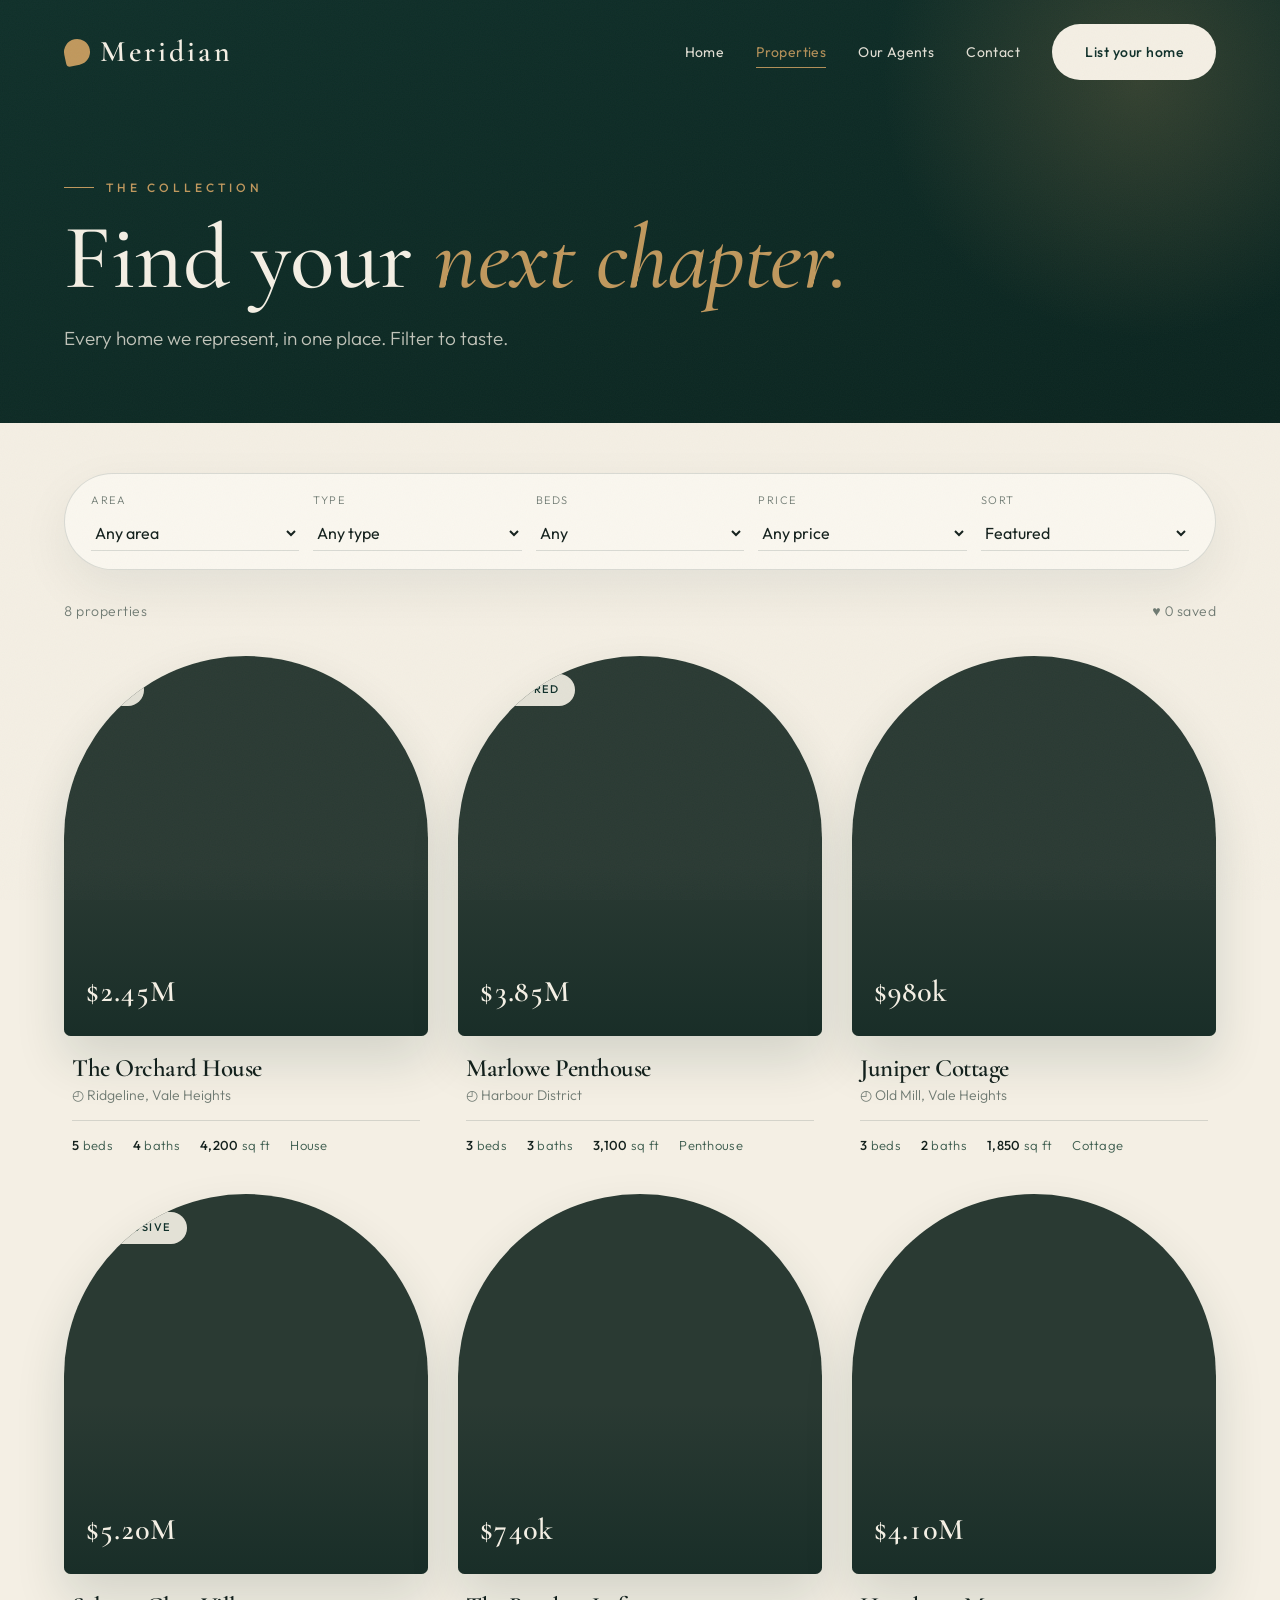
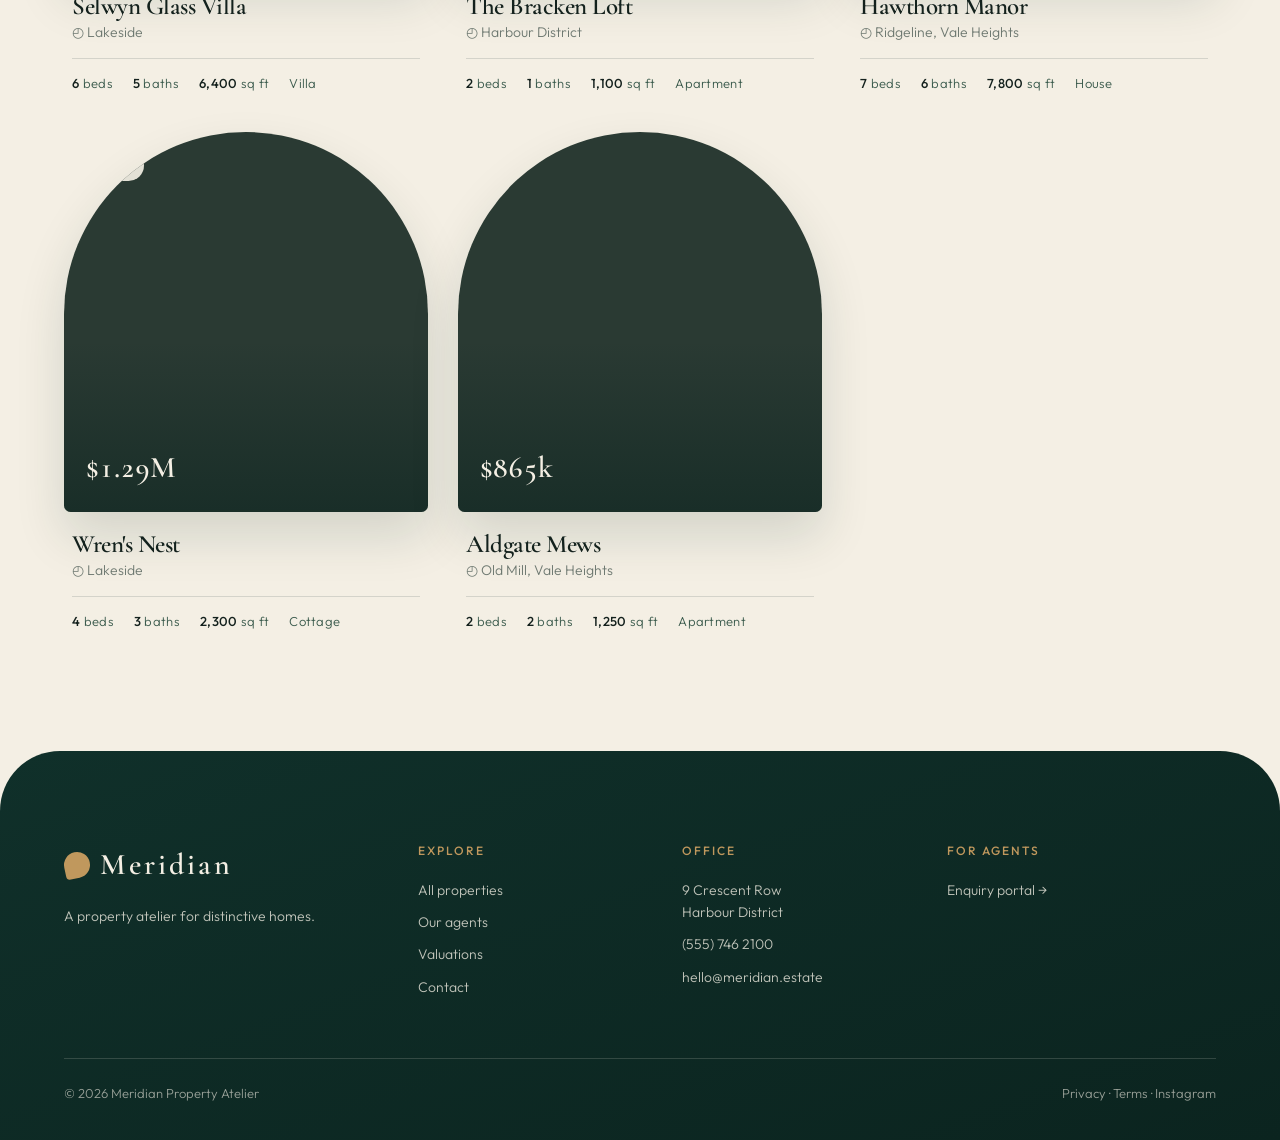
<file: listings.html>
<!DOCTYPE html>
<html lang="en">
<head>
<meta charset="UTF-8">
<meta name="viewport" content="width=device-width, initial-scale=1.0">
<meta name="description" content="Browse Meridian’s collection of distinctive homes — filter by area, type, price and bedrooms across Vale Heights, Harbour District and Lakeside.">
<meta name="theme-color" content="#10302a">
<title>Properties — Meridian</title>
<link rel="icon" href="data:image/svg+xml,%3Csvg xmlns='http://www.w3.org/2000/svg' viewBox='0 0 100 100'%3E%3Crect width='100' height='100' rx='22' fill='%2310302a'/%3E%3Ccircle cx='50' cy='44' r='22' fill='none' stroke='%23c0985d' stroke-width='5'/%3E%3Crect x='46' y='44' width='8' height='34' fill='%23c0985d'/%3E%3C/svg%3E">
<link rel="preconnect" href="https://d8j0ntlcm91z4.cloudfront.net" crossorigin>
<link rel="stylesheet" href="assets/styles.css">
</head>
<body>
<nav id="nav">
  <a href="index.html" class="brand"><span class="mk"></span>Meridian</a>
  <button class="burger" id="burger" aria-label="Menu"><span></span><span></span><span></span></button>
  <div class="navlinks" id="navlinks">
    <a href="index.html">Home</a>
    <a href="listings.html" class="active">Properties</a>
    <a href="agents.html">Our Agents</a>
    <a href="contact.html">Contact</a>
    <a href="contact.html#valuation" class="btn btn-light">List your home</a>
  </div>
</nav>

<header class="page-head">
  <div class="glow"></div>
  <div class="inner">
    <span class="eyebrow">The Collection</span>
    <h1 style="margin-top:14px">Find your <em style="font-style:italic;color:var(--champagne)">next chapter.</em></h1>
    <p class="lead">Every home we represent, in one place. Filter to taste.</p>
  </div>
</header>

<section class="sec" style="padding-top:50px">
  <div class="wrap">
    <div class="filterbar reveal" style="margin-bottom:30px">
      <div class="fld"><label for="fLoc">Area</label>
        <select id="fLoc"><option value="any">Any area</option><option>Vale Heights</option><option>Harbour District</option><option>Lakeside</option></select></div>
      <div class="fld"><label for="fType">Type</label>
        <select id="fType"><option value="any">Any type</option><option>House</option><option>Penthouse</option><option>Villa</option><option>Cottage</option><option>Apartment</option></select></div>
      <div class="fld"><label for="fBeds">Beds</label>
        <select id="fBeds"><option value="any">Any</option><option value="2">2+</option><option value="3">3+</option><option value="4">4+</option><option value="5">5+</option></select></div>
      <div class="fld"><label for="fPrice">Price</label>
        <select id="fPrice"><option value="any">Any price</option><option value="0-1000000">Under $1M</option><option value="1000000-2500000">$1M – $2.5M</option><option value="2500000-4000000">$2.5M – $4M</option><option value="4000000-99000000">$4M +</option></select></div>
      <div class="fld"><label for="fSort">Sort</label>
        <select id="fSort"><option value="featured">Featured</option><option value="low">Price ↑</option><option value="high">Price ↓</option><option value="size">Size</option></select></div>
    </div>
    <div class="sec-head" style="margin-bottom:34px">
      <span class="result-count" id="resultCount">—</span>
      <span class="result-count">♥ <span id="favCount">0</span> saved</span>
    </div>
    <div class="props" id="listingGrid"></div>
  </div>
</section>

<footer>
  <div class="foot-grid">
    <div class="foot-brand"><div class="brand"><span class="mk"></span>Meridian</div><p>A property atelier for distinctive homes.</p></div>
    <div><h4>Explore</h4><a href="listings.html">All properties</a><a href="agents.html">Our agents</a><a href="contact.html#valuation">Valuations</a><a href="contact.html">Contact</a></div>
    <div><h4>Office</h4><p>9 Crescent Row<br>Harbour District</p><a href="tel:+15557462100">(555) 746 2100</a><a href="mailto:hello@meridian.estate">hello@meridian.estate</a></div>
    <div><h4>For agents</h4><a href="dashboard.html">Enquiry portal →</a></div>
  </div>
  <div class="foot-bot"><span>© 2026 Meridian Property Atelier</span><span>Privacy · Terms · Instagram</span></div>
</footer>
<script src="assets/app.js"></script>
</body>
</html>
</file>
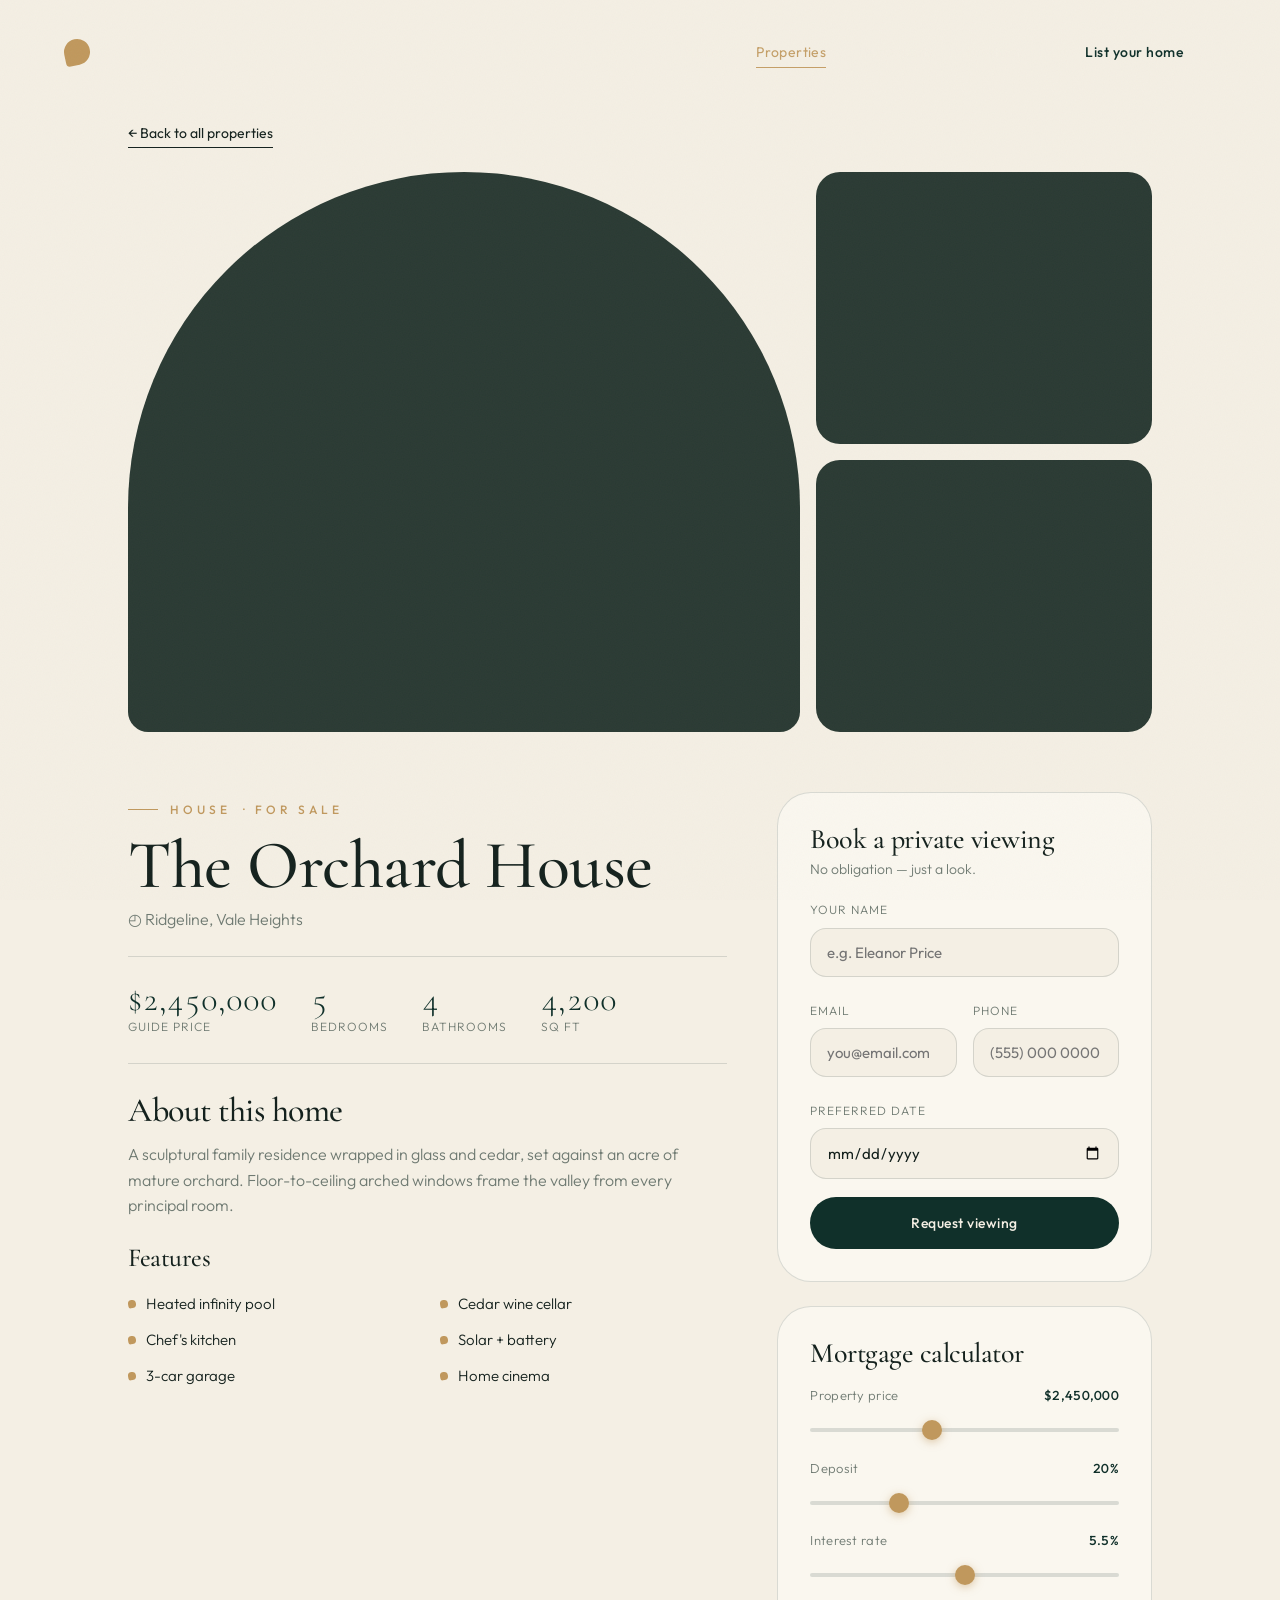
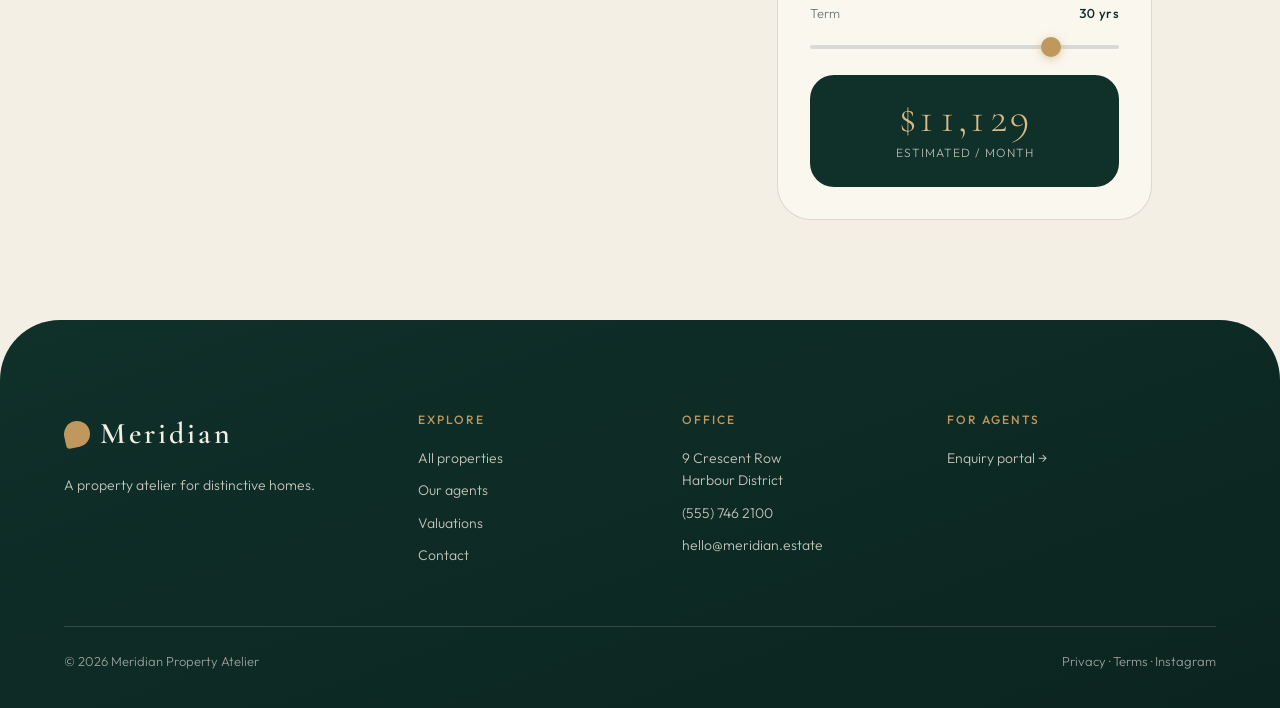
<file: property.html>
<!DOCTYPE html>
<html lang="en">
<head>
<meta charset="UTF-8">
<meta name="viewport" content="width=device-width, initial-scale=1.0">
<meta name="description" content="A distinctive home represented by Meridian. Explore the details, calculate your mortgage, and book a private viewing.">
<meta name="theme-color" content="#10302a">
<title>Property — Meridian</title>
<link rel="icon" href="data:image/svg+xml,%3Csvg xmlns='http://www.w3.org/2000/svg' viewBox='0 0 100 100'%3E%3Crect width='100' height='100' rx='22' fill='%2310302a'/%3E%3Ccircle cx='50' cy='44' r='22' fill='none' stroke='%23c0985d' stroke-width='5'/%3E%3Crect x='46' y='44' width='8' height='34' fill='%23c0985d'/%3E%3C/svg%3E">
<link rel="preconnect" href="https://d8j0ntlcm91z4.cloudfront.net" crossorigin>
<link rel="stylesheet" href="assets/styles.css">
</head>
<body>
<nav id="nav">
  <a href="index.html" class="brand"><span class="mk"></span>Meridian</a>
  <button class="burger" id="burger" aria-label="Menu"><span></span><span></span><span></span></button>
  <div class="navlinks" id="navlinks">
    <a href="index.html">Home</a>
    <a href="listings.html" class="active">Properties</a>
    <a href="agents.html">Our Agents</a>
    <a href="contact.html">Contact</a>
    <a href="contact.html#valuation" class="btn btn-light">List your home</a>
  </div>
</nav>

<main id="pdRoot" style="padding:120px 5vw 100px">
  <div class="wrap">
    <a href="listings.html" class="text-link" style="display:inline-block;margin-bottom:24px">← Back to all properties</a>

    <!-- gallery -->
    <div class="pd-gallery reveal">
      <div class="main"><div class="img img-1" data-pd="mainimg"></div></div>
      <div class="side">
        <div class="img" data-pd="sideimg"></div>
        <div class="img" data-pd="sideimg"></div>
      </div>
    </div>

    <div class="pd-grid">
      <!-- left -->
      <div class="reveal">
        <span class="eyebrow"><span data-pd="type">House</span> · For sale</span>
        <h1 style="font-size:clamp(38px,6vw,68px);margin:12px 0 6px" data-pd="title">The Orchard House</h1>
        <div class="loc" style="color:var(--muted);font-size:16px" data-pd="loc">◴ Ridgeline, Vale Heights</div>

        <div class="pd-key">
          <div class="k"><div class="n" data-pd="price">$2,450,000</div><div class="l">Guide price</div></div>
          <div class="k"><div class="n" data-pd="beds">5</div><div class="l">Bedrooms</div></div>
          <div class="k"><div class="n" data-pd="baths">4</div><div class="l">Bathrooms</div></div>
          <div class="k"><div class="n" data-pd="area">4,200</div><div class="l">Sq ft</div></div>
        </div>

        <div class="pd-body">
          <h2 class="h2" style="font-size:34px;margin-bottom:14px">About this home</h2>
          <p data-pd="desc">A sculptural family residence wrapped in glass and cedar.</p>
          <h3 class="serif" style="font-size:26px;margin:26px 0 4px">Features</h3>
          <ul class="feature-list" data-pd="features"></ul>
        </div>
      </div>

      <!-- right: viewing + mortgage -->
      <aside>
        <div class="aside-card reveal" style="margin-bottom:24px">
          <h3 class="serif" style="font-size:28px;margin-bottom:4px">Book a private viewing</h3>
          <p style="font-size:14px;color:var(--muted);margin-bottom:20px">No obligation — just a look.</p>
          <form id="viewingForm" onsubmit="submitViewing(event)" novalidate>
            <input type="hidden" id="vProperty">
            <div class="field" id="vf-name"><label for="vName">Your name</label><input id="vName" name="name" autocomplete="name" placeholder="e.g. Eleanor Price"><div class="msg" role="alert">Please enter your name.</div></div>
            <div class="frow">
              <div class="field" id="vf-email"><label for="vEmail">Email</label><input id="vEmail" name="email" type="email" inputmode="email" autocomplete="email" spellcheck="false" placeholder="you@email.com"><div class="msg" role="alert">Enter a valid email.</div></div>
              <div class="field" id="vf-phone"><label for="vPhone">Phone</label><input id="vPhone" name="tel" type="tel" inputmode="tel" autocomplete="tel" placeholder="(555) 000 0000"><div class="msg" role="alert">Enter a valid phone.</div></div>
            </div>
            <div class="field"><label for="vDate">Preferred date</label><input id="vDate" name="date" type="date"></div>
            <button class="btn btn-fill" style="width:100%;justify-content:center" type="submit">Request viewing</button>
          </form>
          <div class="form-success" id="viewingSuccess"><div class="tick">✓</div><h3 class="serif">Viewing requested</h3><p>Your agent will confirm shortly.</p></div>
        </div>

        <div class="aside-card calc reveal">
          <h3 class="serif" style="font-size:28px;margin-bottom:18px">Mortgage calculator</h3>
          <div class="row"><label>Property price <b id="mPriceOut">$2,450,000</b></label><input type="range" id="mPrice" min="200000" max="6000000" step="10000" value="2450000" oninput="calcMortgage()"></div>
          <div class="row"><label>Deposit <b id="mDownOut">20%</b></label><input type="range" id="mDown" min="5" max="60" step="1" value="20" oninput="calcMortgage()"></div>
          <div class="row"><label>Interest rate <b id="mRateOut">5.5%</b></label><input type="range" id="mRate" min="1" max="10" step="0.1" value="5.5" oninput="calcMortgage()"></div>
          <div class="row"><label>Term <b id="mYearsOut">30 yrs</b></label><input type="range" id="mYears" min="10" max="35" step="1" value="30" oninput="calcMortgage()"></div>
          <div class="out"><div class="big" id="mResult">$11,130</div><small>Estimated / month</small></div>
        </div>
      </aside>
    </div>
  </div>
</main>

<footer>
  <div class="foot-grid">
    <div class="foot-brand"><div class="brand"><span class="mk"></span>Meridian</div><p>A property atelier for distinctive homes.</p></div>
    <div><h4>Explore</h4><a href="listings.html">All properties</a><a href="agents.html">Our agents</a><a href="contact.html#valuation">Valuations</a><a href="contact.html">Contact</a></div>
    <div><h4>Office</h4><p>9 Crescent Row<br>Harbour District</p><a href="tel:+15557462100">(555) 746 2100</a><a href="mailto:hello@meridian.estate">hello@meridian.estate</a></div>
    <div><h4>For agents</h4><a href="dashboard.html">Enquiry portal →</a></div>
  </div>
  <div class="foot-bot"><span>© 2026 Meridian Property Atelier</span><span>Privacy · Terms · Instagram</span></div>
</footer>
<script src="assets/app.js"></script>
</body>
</html>
</file>
<file: assets/styles.css>
@import url('https://fonts.googleapis.com/css2?family=Cormorant+Garamond:ital,wght@0,400;0,500;0,600;1,400;1,500&family=Outfit:wght@300;400;500;600&display=swap');

:root{
  --bone:#f4efe4;
  --cloud:#faf7ef;
  --forest:#10302a;
  --forest2:#0b241f;
  --ink:#14211d;
  --moss:#3a5a4c;
  --champagne:#c0985d;
  --champagne-lt:#d9b988;
  --terra:#bd6a47;
  --sage:#9aae9f;
  --muted:#6f7a72;
  --line:rgba(16,48,42,.14);
  --line-lt:rgba(244,239,228,.16);
  --maxw:1320px;
}
*{margin:0;padding:0;box-sizing:border-box}
html{scroll-behavior:smooth}
body{background:var(--bone);color:var(--ink);font-family:'Outfit',sans-serif;line-height:1.6;overflow-x:hidden;font-weight:300}
::selection{background:var(--champagne);color:var(--forest2)}
a{color:inherit;text-decoration:none}
img{max-width:100%;display:block}
.wrap{max-width:var(--maxw);margin:0 auto;padding:0 5vw}

/* paper grain */
body::before{content:"";position:fixed;inset:0;pointer-events:none;z-index:9999;opacity:.035;
  background-image:url("data:image/svg+xml,%3Csvg xmlns='http://www.w3.org/2000/svg' width='90' height='90'%3E%3Cfilter id='n'%3E%3CfeTurbulence type='fractalNoise' baseFrequency='0.85'/%3E%3C/filter%3E%3Crect width='100%25' height='100%25' filter='url(%23n)'/%3E%3C/svg%3E")}

.reveal{transition:opacity 1s ease,transform 1s cubic-bezier(.2,.7,.2,1)}
.js .reveal{opacity:0;transform:translateY(36px)}   /* only hidden when JS is active */
.reveal.in{opacity:1;transform:none}

/* ===== type ===== */
.serif{font-family:'Cormorant Garamond',serif}
.eyebrow{display:inline-flex;align-items:center;gap:12px;font-size:12px;letter-spacing:4px;text-transform:uppercase;color:var(--champagne);font-weight:500}
.eyebrow::before{content:"";width:30px;height:1px;background:var(--champagne)}
h1,h2,h3{font-family:'Cormorant Garamond',serif;font-weight:500;line-height:1.02;letter-spacing:-.5px}
.display{font-size:clamp(48px,8.5vw,116px);line-height:.95;letter-spacing:-1.5px}
.display em,.h2 em,h2 em{font-style:italic;color:var(--champagne)}
.h2{font-family:'Cormorant Garamond',serif;font-weight:500;font-size:clamp(34px,5.2vw,68px);line-height:1.02}
.lead{font-size:clamp(16px,1.5vw,19px);color:var(--muted);max-width:540px;font-weight:300}

/* ===== buttons ===== */
.btn{display:inline-flex;align-items:center;gap:10px;padding:16px 32px;border-radius:40px;font-family:'Outfit';font-size:14px;
  font-weight:500;letter-spacing:.5px;cursor:pointer;border:1px solid transparent;transition:.4s;white-space:nowrap}
.btn-fill{background:var(--forest);color:var(--bone)}
.btn-fill:hover{background:var(--champagne);color:var(--forest2);transform:translateY(-2px);box-shadow:0 14px 30px rgba(192,152,93,.3)}
.btn-ghost{background:transparent;border-color:var(--forest);color:var(--forest)}
.btn-ghost:hover{background:var(--forest);color:var(--bone)}
.btn-gold{background:var(--champagne);color:var(--forest2)}
.btn-gold:hover{background:var(--forest);color:var(--bone);transform:translateY(-2px)}
.btn-light{background:var(--bone);color:var(--forest);}
.btn-light:hover{background:var(--champagne);color:var(--forest2)}
.text-link{font-size:14px;border-bottom:1px solid currentColor;padding-bottom:3px;transition:.3s;font-weight:400}
.text-link:hover{color:var(--champagne)}

/* arch shapes (no boxes) */
.arch{border-radius:50% 50% 14px 14px/34% 34% 4% 4%;overflow:hidden}
.arch-full{border-radius:1000px 1000px 18px 18px;overflow:hidden}
.blob{border-radius:42% 58% 63% 37%/42% 41% 59% 58%}

/* ===== NAV ===== */
nav{position:fixed;top:0;left:0;right:0;z-index:200;display:flex;justify-content:space-between;align-items:center;
  padding:24px 5vw;transition:padding .4s,background .4s,box-shadow .4s,color .4s;color:var(--bone)}
nav.scrolled{background:rgba(244,239,228,.9);backdrop-filter:blur(14px);padding:14px 5vw;box-shadow:0 1px 0 var(--line);color:var(--ink)}
.brand{font-family:'Cormorant Garamond',serif;font-size:30px;font-weight:600;letter-spacing:3px;display:flex;align-items:center;gap:10px}
.brand .mk{width:26px;height:26px;border-radius:50% 50% 50% 4px;background:var(--champagne);display:inline-block;transform:rotate(-12deg)}
.navlinks{display:flex;gap:32px;align-items:center;font-size:14px;letter-spacing:.4px;font-weight:400}
.navlinks a:not(.btn){position:relative;opacity:.92;transition:.3s}
.navlinks a:not(.btn)::after{content:"";position:absolute;left:0;bottom:-5px;width:0;height:1px;background:var(--champagne);transition:.3s}
.navlinks a:not(.btn):hover::after,.navlinks a.active:not(.btn)::after{width:100%}
.navlinks a.active:not(.btn){color:var(--champagne)}
nav.scrolled .navlinks .btn-light{background:var(--forest);color:var(--bone)}
.burger{display:none;flex-direction:column;gap:5px;background:none;border:none;cursor:pointer;z-index:210;padding:6px}
.burger span{width:26px;height:2px;background:currentColor;transition:.35s}
.burger.open span:nth-child(1){transform:translateY(7px) rotate(45deg)}
.burger.open span:nth-child(2){opacity:0}
.burger.open span:nth-child(3){transform:translateY(-7px) rotate(-45deg)}
@media(max-width:920px){
  .burger{display:flex}
  /* backdrop-filter on the bar makes it the containing block for the fixed
     menu overlay, collapsing it to nav height — drop the blur on mobile */
  nav.scrolled{backdrop-filter:none;-webkit-backdrop-filter:none}
  .navlinks{position:fixed;inset:0;background:var(--forest);color:var(--bone);flex-direction:column;justify-content:center;gap:26px;
    font-size:26px;font-family:'Cormorant Garamond',serif;transform:translateX(100%);transition:transform .5s cubic-bezier(.6,0,.2,1)}
  .navlinks.open{transform:none}
  .navlinks a:not(.btn)::after{display:none}
  .navlinks a.active:not(.btn){color:var(--champagne-lt)}
  nav.scrolled .navlinks,.navlinks{color:var(--bone)}
  nav .navlinks .btn-light,nav.scrolled .navlinks .btn-light{background:var(--bone);color:var(--forest);padding:14px 34px;border-radius:40px;margin-top:8px}
  .burger.open span{background:var(--bone)}
}

/* ===== HERO ===== */
.hero{position:relative;min-height:100vh;display:flex;flex-direction:column;justify-content:flex-end;align-items:flex-start;padding:140px 5vw 7vh;overflow:hidden;
  background:linear-gradient(160deg,var(--forest) 0%,var(--forest2) 60%,#081b17 100%)}
.hero .glow{position:absolute;width:60vw;height:60vw;max-width:760px;max-height:760px;border-radius:50%;
  background:radial-gradient(circle,rgba(192,152,93,.28),transparent 68%);top:-12%;right:-8%;filter:blur(10px)}
.hero .archwin{position:absolute;right:6vw;top:14vh;width:min(38vw,460px);height:min(64vh,640px);
  border-radius:1000px 1000px 20px 20px;overflow:hidden;box-shadow:0 40px 100px rgba(0,0,0,.45);
  background:#15332b url("https://d8j0ntlcm91z4.cloudfront.net/user_3Elw18IFvSpqtsZpIhYPT88yWKN/hf_20260628_211426_1491ed2d-5ca2-4d17-9cda-9aa8cf33ed31_min.webp") center/cover;border:1px solid rgba(217,185,136,.25)}
.hero .archwin::after{content:"";position:absolute;inset:0;background:linear-gradient(170deg,rgba(11,36,31,.1),rgba(11,36,31,.5))}
.hero-content{position:relative;z-index:5;color:var(--bone);max-width:760px;padding-bottom:2vh}
.hero-content .display{color:var(--bone)}
.hero .lead{color:rgba(244,239,228,.78);margin:26px 0 34px}
.hero-cta{display:flex;gap:18px;flex-wrap:wrap;align-items:center}
.hero-meta{display:flex;gap:48px;flex-wrap:wrap;z-index:5;color:var(--bone);margin-top:48px}
.hero-meta .m .n{font-family:'Cormorant Garamond',serif;font-size:clamp(30px,4vw,46px);color:var(--champagne-lt);line-height:1}
.hero-meta .m .l{font-size:12px;letter-spacing:2px;text-transform:uppercase;color:rgba(244,239,228,.6);margin-top:4px}
@media(max-width:1100px){ .hero .archwin{display:none} }
@media(max-width:920px){
  .hero{padding-top:120px;min-height:auto;padding-bottom:64px}
  .hero-meta{margin-top:36px;gap:30px}
  .hero .display{font-size:clamp(46px,11vw,72px)}
}

/* curved section divider */
.curve-top{position:relative}
.curve-top::before{content:"";position:absolute;top:-1px;left:0;right:0;height:70px;background:var(--bone);
  border-radius:0 0 50% 50%/0 0 100% 100%}

/* ===== SECTION ===== */
.sec{padding:120px 0;position:relative}
.sec-head{display:flex;justify-content:space-between;align-items:flex-end;gap:30px;flex-wrap:wrap;margin-bottom:54px}
.sec-head .lead{margin-top:14px}

/* ===== PROPERTY CARDS ===== */
.props{display:grid;grid-template-columns:repeat(auto-fill,minmax(320px,1fr));gap:38px 30px}
.prop{position:relative;cursor:pointer;transition:.5s}
.prop:hover{transform:translateY(-8px)}
.prop .ph{position:relative;height:380px;border-radius:600px 600px 22px 22px;overflow:hidden;
  box-shadow:0 24px 50px rgba(16,48,42,.14)}
.prop .ph .img{position:absolute;inset:0;transition:transform .8s cubic-bezier(.2,.7,.2,1)}
.prop:hover .ph .img{transform:scale(1.07)}
.prop .ph::after{content:"";position:absolute;inset:0;background:linear-gradient(to top,rgba(11,36,31,.55),transparent 45%)}
.prop .price{position:absolute;left:22px;bottom:20px;z-index:3;color:var(--bone);font-family:'Cormorant Garamond',serif;font-size:30px;font-weight:600}
.prop .tag{position:absolute;top:18px;left:18px;z-index:3;background:rgba(244,239,228,.92);color:var(--forest);
  padding:7px 16px;border-radius:30px;font-size:11px;letter-spacing:1.5px;text-transform:uppercase;font-weight:500}
.prop .fav{position:absolute;top:16px;right:16px;z-index:4;width:42px;height:42px;border-radius:50%;border:none;cursor:pointer;
  background:rgba(244,239,228,.9);color:var(--forest);font-size:18px;display:grid;place-items:center;transition:.3s}
.prop .fav:hover{background:var(--bone);transform:scale(1.1)}
.prop .fav.on{background:var(--terra);color:var(--bone)}
.prop .body{padding:20px 8px 0}
.prop h3{font-size:25px;font-weight:600}
.prop .loc{color:var(--muted);font-size:14px;margin-top:2px;display:flex;align-items:center;gap:6px}
.prop .specs{display:flex;gap:20px;margin-top:14px;padding-top:14px;border-top:1px solid var(--line);font-size:13px;color:var(--moss);letter-spacing:.3px}
.prop .specs b{font-weight:500;color:var(--ink)}
/* image swatches (no real photos) */
.img-1,.img-2,.img-3,.img-4,.img-5,.img-6,.img-7,.img-8{background-size:cover;background-position:center;background-repeat:no-repeat;background-color:#2a3a33}
.img-1{background-image:url("https://d8j0ntlcm91z4.cloudfront.net/user_3Elw18IFvSpqtsZpIhYPT88yWKN/hf_20260628_211112_b17f5897-fdff-4952-8084-7547dfbd31dc_min.webp")}
.img-2{background-image:url("https://d8j0ntlcm91z4.cloudfront.net/user_3Elw18IFvSpqtsZpIhYPT88yWKN/hf_20260628_211409_a965202f-0d21-4aef-afd1-3c016c6b44dc_min.webp")}
.img-3{background-image:url("https://d8j0ntlcm91z4.cloudfront.net/user_3Elw18IFvSpqtsZpIhYPT88yWKN/hf_20260628_211411_ac01fe2f-869f-4112-8b98-e5bc5e56dcf3_min.webp")}
.img-4{background-image:url("https://d8j0ntlcm91z4.cloudfront.net/user_3Elw18IFvSpqtsZpIhYPT88yWKN/hf_20260628_211413_573b6ab3-0f02-4036-a913-d6d0802f305b_min.webp")}
.img-5{background-image:url("https://d8j0ntlcm91z4.cloudfront.net/user_3Elw18IFvSpqtsZpIhYPT88yWKN/hf_20260628_211414_1f6acc16-e1b4-4357-bb61-e7cc600dca0a_min.webp")}
.img-6{background-image:url("https://d8j0ntlcm91z4.cloudfront.net/user_3Elw18IFvSpqtsZpIhYPT88yWKN/hf_20260628_211415_9d718746-ba9f-474a-a344-6d114ccb0410_min.webp")}
.img-7{background-image:url("https://d8j0ntlcm91z4.cloudfront.net/user_3Elw18IFvSpqtsZpIhYPT88yWKN/hf_20260628_211423_7453955d-d93d-4427-82e8-c2a11515064f_min.webp")}
.img-8{background-image:url("https://d8j0ntlcm91z4.cloudfront.net/user_3Elw18IFvSpqtsZpIhYPT88yWKN/hf_20260628_211425_a8e9864a-2c2b-4619-b8b4-058343a52b2a_min.webp")}

/* ===== FILTER BAR ===== */
.filterbar{display:flex;gap:14px;flex-wrap:wrap;align-items:flex-end;background:var(--cloud);border:1px solid var(--line);
  border-radius:60px;padding:18px 26px;box-shadow:0 18px 50px rgba(16,48,42,.07)}
.filterbar .fld{display:flex;flex-direction:column;gap:6px;flex:1;min-width:130px}
.filterbar label{font-size:11px;letter-spacing:1.5px;text-transform:uppercase;color:var(--muted)}
.filterbar select,.filterbar input{border:none;background:transparent;font-family:'Outfit';font-size:16px;color:var(--ink);
  border-bottom:1px solid var(--line);padding:6px 0;outline:none;cursor:pointer}
.filterbar select:focus,.filterbar input:focus{border-color:var(--champagne)}
.filterbar .btn{flex:0 0 auto}
@media(max-width:760px){.filterbar{border-radius:30px;padding:22px}.filterbar .btn{width:100%;justify-content:center}}
.result-count{font-size:14px;color:var(--muted);letter-spacing:.5px}

/* ===== STATS / ABOUT ===== */
.about{display:grid;grid-template-columns:1.05fr .95fr;gap:70px;align-items:center}
.about .imgwrap{position:relative}
.about .arch-img{height:520px;border-radius:1000px 1000px 24px 24px;
  box-shadow:0 30px 70px rgba(16,48,42,.18);position:relative;overflow:hidden;
  background:#54766a url("https://d8j0ntlcm91z4.cloudfront.net/user_3Elw18IFvSpqtsZpIhYPT88yWKN/hf_20260628_211508_be2030c3-2912-46c1-ae64-a05c24778d94_min.webp") center/cover}
.about .badge{position:absolute;right:-24px;bottom:40px;width:150px;height:150px;border-radius:50%;background:var(--champagne);
  color:var(--forest2);display:grid;place-items:center;text-align:center;font-family:'Cormorant Garamond',serif;line-height:1.1;
  box-shadow:0 20px 40px rgba(192,152,93,.4);padding:20px}
.about .badge .b{font-size:40px;font-weight:600;display:block}
.about .badge small{font-size:11px;letter-spacing:1px;text-transform:uppercase;font-family:'Outfit'}
.stats{display:grid;grid-template-columns:repeat(3,1fr);gap:30px;margin-top:40px}
.stat .n{font-family:'Cormorant Garamond',serif;font-size:clamp(38px,5vw,58px);color:var(--forest);line-height:1}
.stat .l{font-size:12px;letter-spacing:1.5px;text-transform:uppercase;color:var(--muted);margin-top:6px}
@media(max-width:860px){.about{grid-template-columns:1fr;gap:50px}.about .arch-img{height:420px}.about .badge{width:120px;height:120px;right:14px;bottom:-30px}.about .badge .b{font-size:32px}}

/* ===== forest band ===== */
.band{background:linear-gradient(160deg,var(--forest),var(--forest2));color:var(--bone);border-radius:60px;margin:0 5vw;padding:90px 7vw;position:relative;overflow:hidden}
.band .glow{position:absolute;width:480px;height:480px;border-radius:50%;background:radial-gradient(circle,rgba(192,152,93,.22),transparent 70%);bottom:-160px;left:-100px}
.band .lead{color:rgba(244,239,228,.78)}
.band h2,.band .h2{color:var(--bone)}

/* neighborhoods */
.hoods{display:grid;grid-template-columns:repeat(4,1fr);gap:20px}
.hood{position:relative;height:300px;border-radius:300px 300px 18px 18px;overflow:hidden;cursor:pointer;color:var(--bone)}
.hood .img{position:absolute;inset:0;transition:transform .8s}
.hood:hover .img{transform:scale(1.08)}
.hood::after{content:"";position:absolute;inset:0;background:linear-gradient(to top,rgba(11,36,31,.7),transparent 55%)}
.hood .cap{position:absolute;left:20px;bottom:18px;z-index:3}
.hood .cap h4{font-family:'Cormorant Garamond',serif;font-size:24px;font-weight:600}
.hood .cap span{font-size:12px;letter-spacing:1px;opacity:.85}
@media(max-width:920px){.hoods{grid-template-columns:repeat(2,1fr)}}

/* testimonials */
.quotes{display:grid;grid-template-columns:repeat(auto-fit,minmax(290px,1fr));gap:26px}
.quote{background:var(--cloud);border:1px solid var(--line);border-radius:30px 30px 30px 6px;padding:38px 34px}
.quote .stars{color:var(--champagne);letter-spacing:3px;font-size:14px}
.quote p{font-family:'Cormorant Garamond',serif;font-style:italic;font-size:21px;line-height:1.45;margin:14px 0 20px;color:var(--ink)}
.quote .who{font-size:13px;color:var(--muted)}
.quote .who b{color:var(--forest);font-weight:500}

/* ===== AGENTS ===== */
.agents{display:grid;grid-template-columns:repeat(auto-fit,minmax(250px,1fr));gap:30px}
.agent{text-align:center}
.agent .face{height:320px;border-radius:600px 600px 20px 20px;overflow:hidden;position:relative;margin-bottom:20px;
  box-shadow:0 22px 46px rgba(16,48,42,.14)}
.agent .face .img{position:absolute;inset:0;background-size:cover;background-position:center top;background-color:#54766a}
.agent:nth-child(1) .face .img{background-image:url("https://d8j0ntlcm91z4.cloudfront.net/user_3Elw18IFvSpqtsZpIhYPT88yWKN/hf_20260628_211510_ad6a177f-ec44-4ae3-8f1b-fd55e4ee7aad_min.webp")}
.agent:nth-child(2) .face .img{background-image:url("https://d8j0ntlcm91z4.cloudfront.net/user_3Elw18IFvSpqtsZpIhYPT88yWKN/hf_20260628_211512_eded8db8-9630-4c59-9d35-13a172e54522_min.webp")}
.agent:nth-child(3) .face .img{background-image:url("https://d8j0ntlcm91z4.cloudfront.net/user_3Elw18IFvSpqtsZpIhYPT88yWKN/hf_20260628_211514_0df5076c-0baf-463f-b245-ad95747f3024_min.webp")}
.agent:nth-child(4) .face .img{background-image:url("https://d8j0ntlcm91z4.cloudfront.net/user_3Elw18IFvSpqtsZpIhYPT88yWKN/hf_20260628_211515_6432ef8e-d6ea-4057-991f-77e4858ee240_min.webp")}
.agent .face .mono{display:none}
.agent h3{font-size:26px;font-weight:600}
.agent .role{font-size:12px;letter-spacing:1.5px;text-transform:uppercase;color:var(--champagne);margin:4px 0 12px}
.agent .bio{font-size:14px;color:var(--muted);max-width:280px;margin:0 auto 14px}
.agent .links{display:flex;gap:14px;justify-content:center;font-size:13px;color:var(--moss)}
.agent .links a{border-bottom:1px solid var(--line);transition:.3s}
.agent .links a:hover{color:var(--champagne);border-color:var(--champagne)}

/* ===== PAGE HEADER ===== */
.page-head{position:relative;padding:170px 5vw 70px;background:linear-gradient(160deg,var(--forest),var(--forest2));color:var(--bone);overflow:hidden}
.page-head .glow{position:absolute;width:520px;height:520px;border-radius:50%;background:radial-gradient(circle,rgba(192,152,93,.22),transparent 70%);top:-180px;right:-120px}
.page-head .inner{position:relative;z-index:3;max-width:var(--maxw);margin:0 auto}
.page-head h1{font-size:clamp(44px,8vw,92px);color:var(--bone)}
.page-head .lead{color:rgba(244,239,228,.78);margin-top:18px}

/* ===== PROPERTY DETAIL ===== */
.pd-gallery{display:grid;grid-template-columns:2fr 1fr;gap:16px;height:560px}
.pd-gallery .main{border-radius:400px 400px 24px 24px;overflow:hidden;position:relative}
.pd-gallery .side{display:grid;grid-template-rows:1fr 1fr;gap:16px}
.pd-gallery .side .img{border-radius:24px;overflow:hidden}
.pd-gallery .img{width:100%;height:100%}
@media(max-width:860px){.pd-gallery{grid-template-columns:1fr;height:auto}.pd-gallery .main{height:360px}.pd-gallery .side{grid-template-rows:none;grid-template-columns:1fr 1fr;height:180px}}
.pd-grid{display:grid;grid-template-columns:1.6fr 1fr;gap:50px;margin-top:60px;align-items:start}
.pd-key{display:flex;gap:34px;flex-wrap:wrap;padding:26px 0;border-top:1px solid var(--line);border-bottom:1px solid var(--line);margin:24px 0 30px}
.pd-key .k .n{font-family:'Cormorant Garamond',serif;font-size:34px;color:var(--forest);line-height:1}
.pd-key .k .l{font-size:12px;letter-spacing:1px;text-transform:uppercase;color:var(--muted)}
.pd-body p{color:var(--muted);margin-bottom:16px}
.feature-list{display:grid;grid-template-columns:repeat(2,1fr);gap:12px 24px;margin-top:20px;list-style:none}
.feature-list li{display:flex;align-items:center;gap:10px;font-size:15px;color:var(--ink)}
.feature-list li::before{content:"";width:8px;height:8px;border-radius:50% 50% 50% 2px;background:var(--champagne);transform:rotate(-12deg)}
.aside-card{background:var(--cloud);border:1px solid var(--line);border-radius:34px;padding:32px}
@media(max-width:860px){.pd-grid{grid-template-columns:1fr;gap:34px}}

/* mortgage calculator */
.calc .row{margin-bottom:18px}
.calc label{display:flex;justify-content:space-between;font-size:13px;color:var(--muted);margin-bottom:8px;letter-spacing:.3px}
.calc label b{color:var(--forest);font-weight:500}
.calc input[type=range]{width:100%;-webkit-appearance:none;height:4px;border-radius:4px;background:var(--line);outline:none}
.calc input[type=range]::-webkit-slider-thumb{-webkit-appearance:none;width:20px;height:20px;border-radius:50%;background:var(--champagne);cursor:pointer;box-shadow:0 2px 8px rgba(192,152,93,.5)}
.calc .out{text-align:center;padding:22px;border-radius:24px;background:var(--forest);color:var(--bone);margin-top:8px}
.calc .out .big{font-family:'Cormorant Garamond',serif;font-size:42px;color:var(--champagne-lt);line-height:1}
.calc .out small{font-size:12px;letter-spacing:1px;text-transform:uppercase;opacity:.7}

/* ===== FORMS ===== */
.field{margin-bottom:18px}
.field label{display:block;font-size:12px;letter-spacing:1px;text-transform:uppercase;color:var(--muted);margin-bottom:8px}
.field input,.field select,.field textarea{width:100%;background:var(--bone);border:1px solid var(--line);border-radius:16px;
  padding:14px 16px;font-family:'Outfit';font-size:15px;color:var(--ink);outline:none;transition:.3s;resize:vertical}
.aside-card .field input,.aside-card .field select,.aside-card .field textarea{background:var(--bone)}
.field input:focus,.field select:focus,.field textarea:focus{border-color:var(--champagne);box-shadow:0 0 0 3px rgba(192,152,93,.12)}
.field.err input,.field.err select,.field.err textarea{border-color:var(--terra)}
.field .msg{color:var(--terra);font-size:12px;margin-top:6px;height:0;overflow:hidden;transition:.3s}
.field.err .msg{height:18px}
.frow{display:grid;grid-template-columns:1fr 1fr;gap:16px}
@media(max-width:560px){.frow{grid-template-columns:1fr}}
.form-success{display:none;text-align:center;padding:34px 10px;animation:fade .5s}
.form-success.show{display:block}
.form-success .tick{width:76px;height:76px;border-radius:50%;background:var(--champagne);color:var(--forest2);display:grid;place-items:center;font-size:34px;margin:0 auto 18px}
.form-success h3{font-size:28px;margin-bottom:6px}
.form-success p{color:var(--muted)}
@keyframes fade{from{opacity:0;transform:translateY(12px)}to{opacity:1;transform:none}}

/* contact */
.contact-grid{display:grid;grid-template-columns:1fr 1fr;gap:56px;align-items:start}
.offices{display:flex;flex-direction:column;gap:22px;margin-top:30px}
.office{display:flex;gap:16px;align-items:flex-start;padding-bottom:22px;border-bottom:1px solid var(--line)}
.office .pin{width:44px;height:44px;border-radius:50% 50% 50% 4px;background:var(--forest);color:var(--champagne-lt);display:grid;place-items:center;flex:0 0 auto;transform:rotate(-10deg)}
.office h4{font-family:'Cormorant Garamond',serif;font-size:22px;font-weight:600}
.office p{font-size:14px;color:var(--muted)}
.contact-lines{margin-top:24px;display:flex;flex-direction:column;gap:2px}
.contact-lines a{display:inline-flex;gap:12px;align-items:center;font-family:'Cormorant Garamond',serif;font-size:21px;
  padding:12px 0;border-bottom:1px solid var(--line);width:fit-content;transition:.3s}
.contact-lines a:hover{color:var(--champagne);padding-left:8px}
.mapwrap{height:280px;border-radius:30px;overflow:hidden;margin-top:30px;position:relative;
  background:repeating-linear-gradient(0deg,#e7e0d0 0 26px,#efe8d8 26px 27px),repeating-linear-gradient(90deg,#e7e0d0 0 26px,#efe8d8 26px 27px)}
.mapwrap::after{content:"📍";position:absolute;top:50%;left:50%;transform:translate(-50%,-60%);font-size:32px}
@media(max-width:860px){.contact-grid{grid-template-columns:1fr;gap:40px}}

/* ===== DASHBOARD ===== */
.dash{padding:150px 5vw 100px;min-height:100vh;background:var(--bone)}
.dash-head{display:flex;justify-content:space-between;align-items:flex-end;flex-wrap:wrap;gap:20px;margin-bottom:40px}
.dash-head h1{font-size:clamp(38px,6vw,64px)}
.dash-head .demo-note{font-size:12px;color:var(--muted);background:var(--cloud);border:1px solid var(--line);padding:8px 16px;border-radius:30px}
.kpis{display:grid;grid-template-columns:repeat(4,1fr);gap:20px;margin-bottom:20px}
.kpi{background:var(--cloud);border:1px solid var(--line);border-radius:30px;padding:28px;position:relative;overflow:hidden}
.kpi .ring{position:absolute;top:-30px;right:-30px;width:110px;height:110px;border-radius:50%;background:radial-gradient(circle,rgba(192,152,93,.18),transparent 70%)}
.kpi .n{font-family:'Cormorant Garamond',serif;font-size:54px;color:var(--forest);line-height:1}
.kpi .l{font-size:12px;letter-spacing:1.5px;text-transform:uppercase;color:var(--muted);margin-top:6px}
.kpi.gold{background:var(--forest);color:var(--bone)}
.kpi.gold .n{color:var(--champagne-lt)}
.kpi.gold .l{color:rgba(244,239,228,.7)}
@media(max-width:860px){.kpis{grid-template-columns:repeat(2,1fr)}}
.dash-cols{display:grid;grid-template-columns:1.4fr 1fr;gap:24px;margin-top:24px}
@media(max-width:980px){.dash-cols{grid-template-columns:1fr}}
.panel{background:var(--cloud);border:1px solid var(--line);border-radius:30px;padding:30px}
.panel h3{font-size:26px;font-weight:600;margin-bottom:6px}
.panel .sub{font-size:13px;color:var(--muted);margin-bottom:20px}
.lead-row{display:flex;align-items:center;gap:14px;padding:16px 0;border-top:1px solid var(--line)}
.lead-row:first-of-type{border-top:none}
.lead-row .av{width:44px;height:44px;border-radius:50% 50% 50% 5px;background:var(--forest);color:var(--champagne-lt);display:grid;place-items:center;
  font-family:'Cormorant Garamond',serif;font-size:20px;flex:0 0 auto;transform:rotate(-8deg)}
.lead-row .info{flex:1;min-width:0}
.lead-row .info b{font-weight:500;font-size:15px}
.lead-row .info small{display:block;color:var(--muted);font-size:13px;white-space:nowrap;overflow:hidden;text-overflow:ellipsis}
.lead-row .when{font-size:12px;color:var(--muted);white-space:nowrap}
.pill-status{font-size:11px;letter-spacing:.5px;text-transform:uppercase;padding:5px 12px;border-radius:30px;cursor:pointer;border:1px solid var(--line);background:var(--bone);transition:.3s;white-space:nowrap}
.pill-status.new{background:rgba(189,106,71,.14);color:var(--terra);border-color:transparent}
.pill-status.contacted{background:rgba(192,152,93,.16);color:var(--champagne);border-color:transparent}
.pill-status.closed{background:rgba(58,90,76,.16);color:var(--moss);border-color:transparent}
.empty{text-align:center;color:var(--muted);font-family:'Cormorant Garamond',serif;font-style:italic;font-size:19px;padding:30px 0}
.dash-actions{display:flex;gap:12px;flex-wrap:wrap;margin-top:24px}
.mini-bars{display:flex;align-items:flex-end;gap:14px;height:180px;margin-top:14px}
.barcol{flex:1;display:flex;flex-direction:column;align-items:center;justify-content:flex-end;height:100%;gap:8px}
.barcol .v{font-family:'Cormorant Garamond',serif;font-size:24px;color:var(--forest);line-height:1;font-variant-numeric:tabular-nums}
.barcol .bar{width:100%;background:linear-gradient(var(--champagne),var(--moss));border-radius:10px 10px 5px 5px;min-height:8px;transition:height .8s cubic-bezier(.2,.7,.2,1)}
.barcol .lbl{font-size:11px;letter-spacing:.5px;color:var(--muted);text-transform:uppercase}

/* ===== FOOTER ===== */
footer{background:linear-gradient(160deg,var(--forest),var(--forest2));color:var(--bone);padding:90px 5vw 36px;margin-top:0;border-radius:60px 60px 0 0}
.foot-grid{display:grid;grid-template-columns:1.4fr 1fr 1fr 1.2fr;gap:40px;max-width:var(--maxw);margin:0 auto 50px}
.foot-grid h4{font-family:'Outfit';font-size:12px;letter-spacing:2px;text-transform:uppercase;color:var(--champagne);margin-bottom:18px;font-weight:500}
.foot-grid a,.foot-grid p{display:block;color:rgba(244,239,228,.78);font-size:14px;margin-bottom:10px;transition:.3s}
.foot-grid a:hover{color:var(--champagne-lt)}
.foot-brand .brand{color:var(--bone);margin-bottom:16px}
.foot-brand p{max-width:280px}
.foot-bot{max-width:var(--maxw);margin:0 auto;border-top:1px solid var(--line-lt);padding-top:24px;display:flex;justify-content:space-between;
  flex-wrap:wrap;gap:14px;font-size:13px;color:rgba(244,239,228,.6)}
@media(max-width:860px){.foot-grid{grid-template-columns:1fr 1fr}}
@media(max-width:520px){.foot-grid{grid-template-columns:1fr}}

/* ===== a11y / polish (Web Interface Guidelines) ===== */
html{color-scheme:light}
h1,h2,h3,.display,.h2,.page-head h1{text-wrap:balance}
.lead{text-wrap:pretty}
.btn,.fav,.pill-status,.prop,.hood,nav a,.navlinks a,.contact-lines a,.text-link{touch-action:manipulation;-webkit-tap-highlight-color:transparent}
.hero-meta .n,.stat .n,.kpi .n,.pd-key .n,.prop .price,.calc .out .big,.calc label b,.result-count,.lead-row .when{font-variant-numeric:tabular-nums}
:focus-visible{outline:2px solid var(--champagne);outline-offset:3px;border-radius:6px}
.btn:focus-visible,.fav:focus-visible,.pill-status:focus-visible,.prop-stretch:focus-visible{outline:2px solid var(--champagne);outline-offset:3px}
.fav:focus-visible{outline-offset:2px}
/* accessible stretched-link property cards */
.prop{position:relative}
.prop-stretch{position:absolute;inset:0;z-index:1}
.prop .tag,.prop .price{pointer-events:none}
.prop .fav{z-index:4}
.skip{position:absolute;left:-999px;top:0;z-index:999;background:var(--forest);color:var(--bone);padding:12px 18px;border-radius:0 0 14px 0}
.skip:focus{left:0}

/* ===== responsive overlap guards ===== */
@media(max-width:860px){
  .val-grid{grid-template-columns:1fr!important;gap:34px!important}
}
@media(max-width:680px){
  .sec{padding:84px 0}
  .band{padding:56px 30px;border-radius:42px;margin:0 4vw}
  .page-head{padding:140px 6vw 56px}
  .props{grid-template-columns:1fr;gap:30px}     /* single column — no 320px overflow on small phones */
  .prop .ph{height:300px}
  .prop .body{padding:18px 4px 0}
  .hoods{gap:14px}
  .hood{height:230px}
  .hood .cap h4{font-size:21px}
  .quote{padding:30px 26px}
  .quote p{font-size:19px}
  .hero-cta{gap:14px}
  .hero-cta .btn{width:100%;justify-content:center}
  .hero-meta{gap:26px 34px}
  .dash{padding:120px 6vw 80px}
  .dash-cols{gap:20px}
  .panel{padding:24px}
  .kpi{padding:22px}
  .kpi .n{font-size:44px}
  .lead-row{flex-wrap:wrap}
  .lead-row .when{order:3}
  .mini-bars{gap:8px}
  .barcol .v{font-size:20px}
  .barcol .lbl{font-size:10px;letter-spacing:0}
  .filterbar{gap:18px}
  .feature-list{grid-template-columns:1fr}
  .pd-key{gap:22px 30px}
}
@media(max-width:420px){
  .hoods{grid-template-columns:1fr}
  .hood{height:200px}
  .kpis{grid-template-columns:1fr}
}

@media(prefers-reduced-motion:reduce){*{animation:none!important;scroll-behavior:auto!important;transition:none!important}.reveal{opacity:1;transform:none}}
</file>
